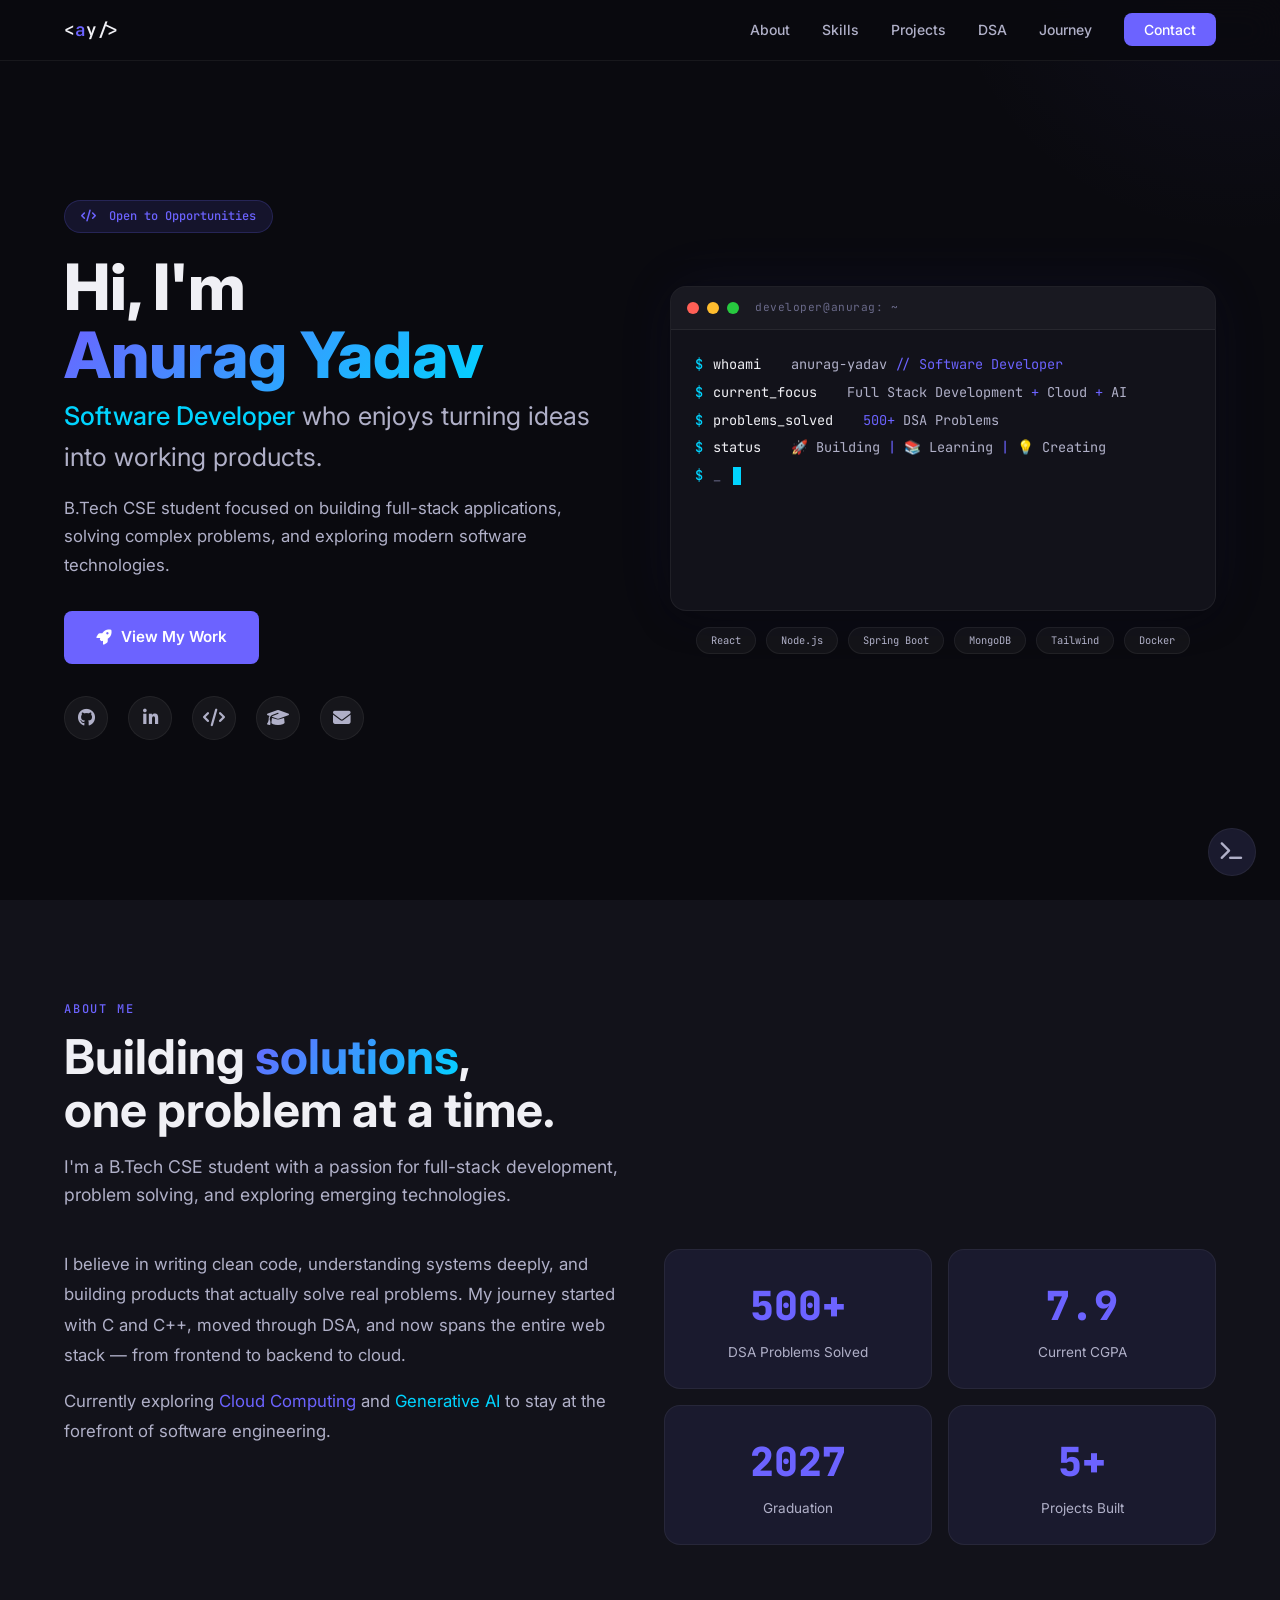
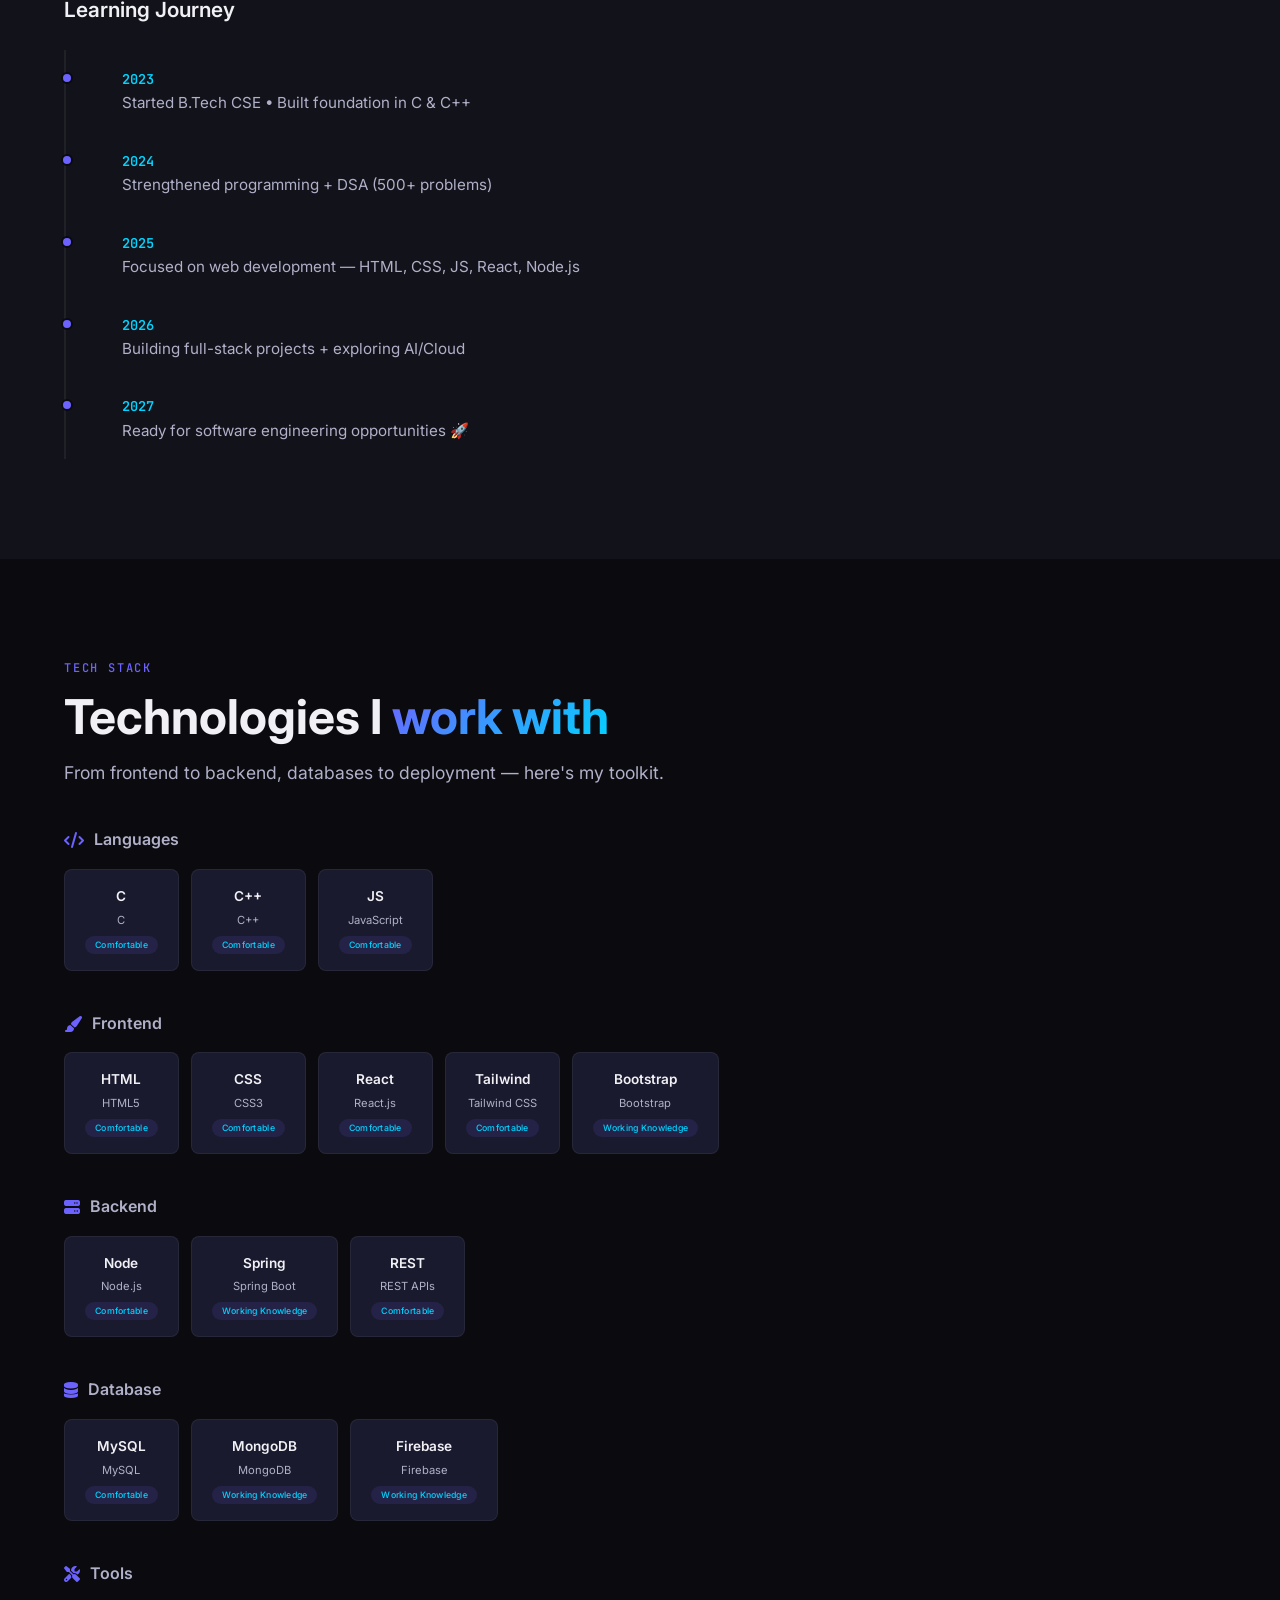
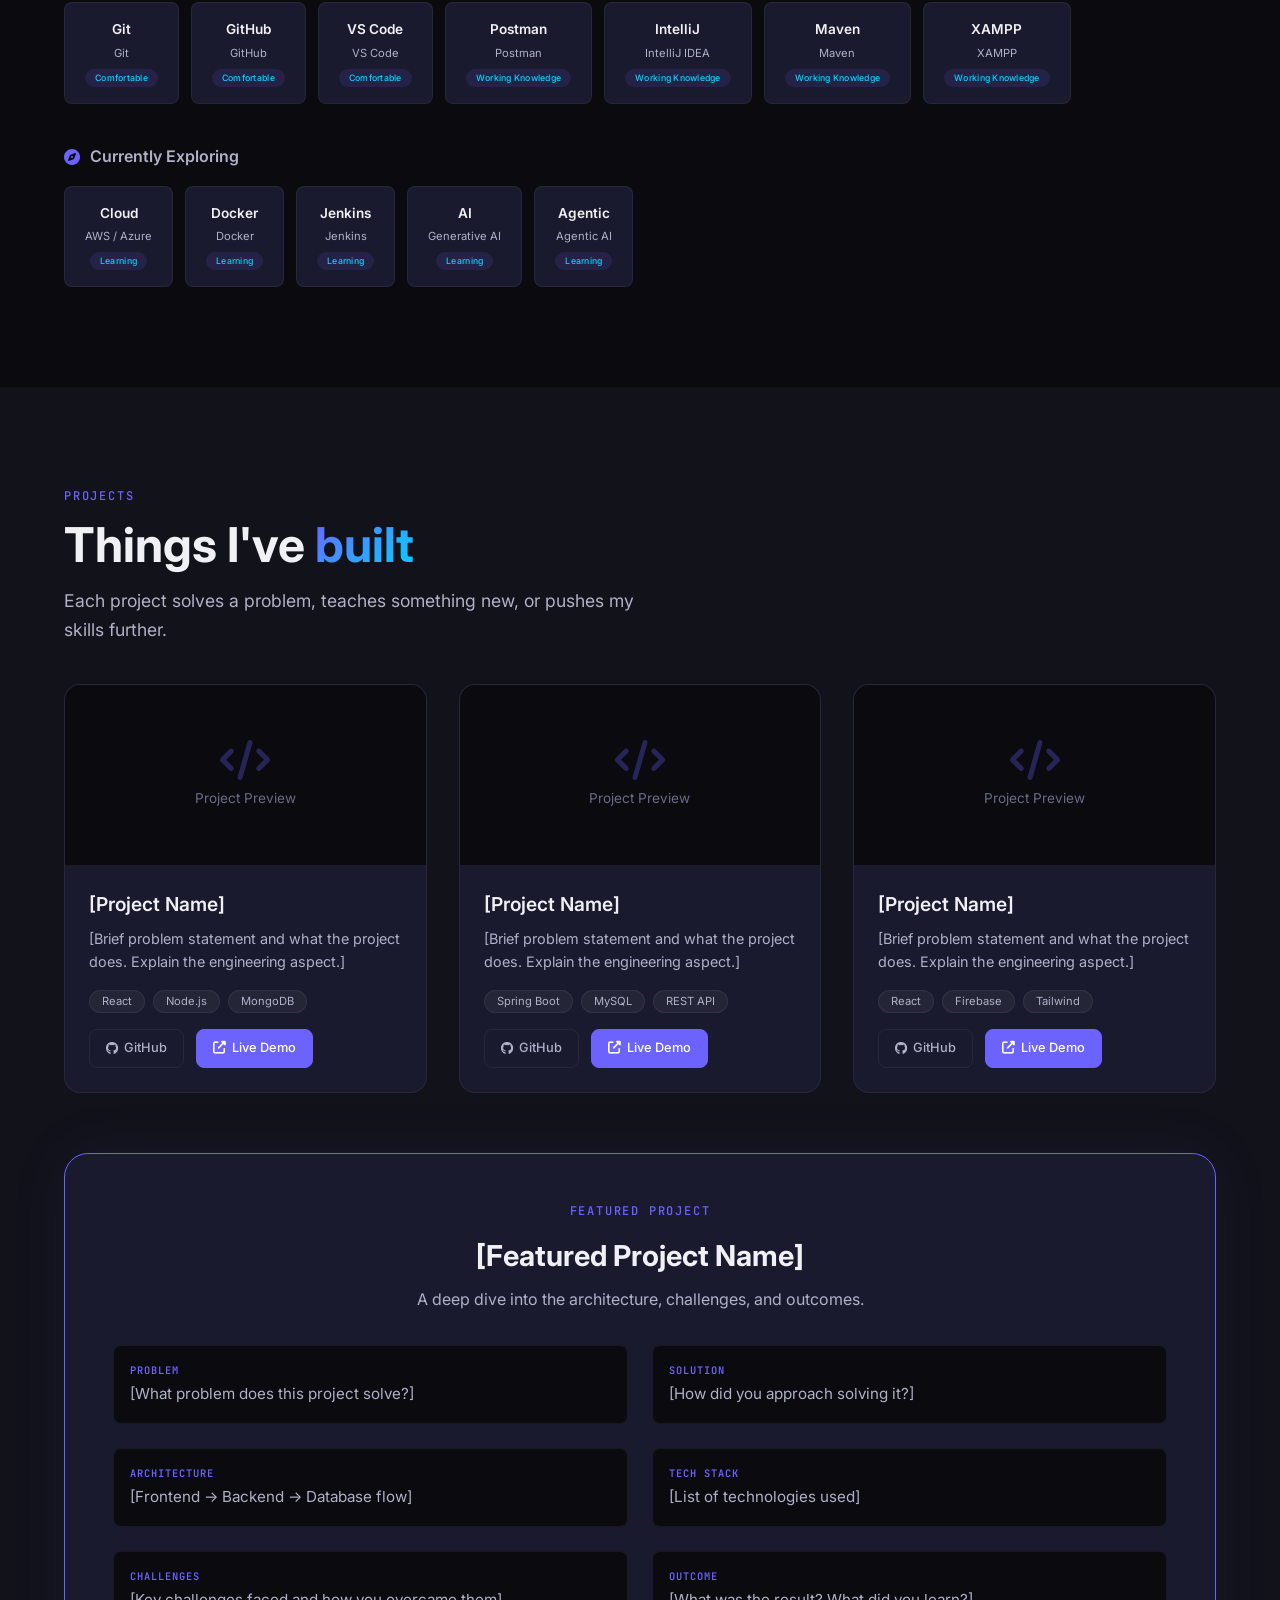
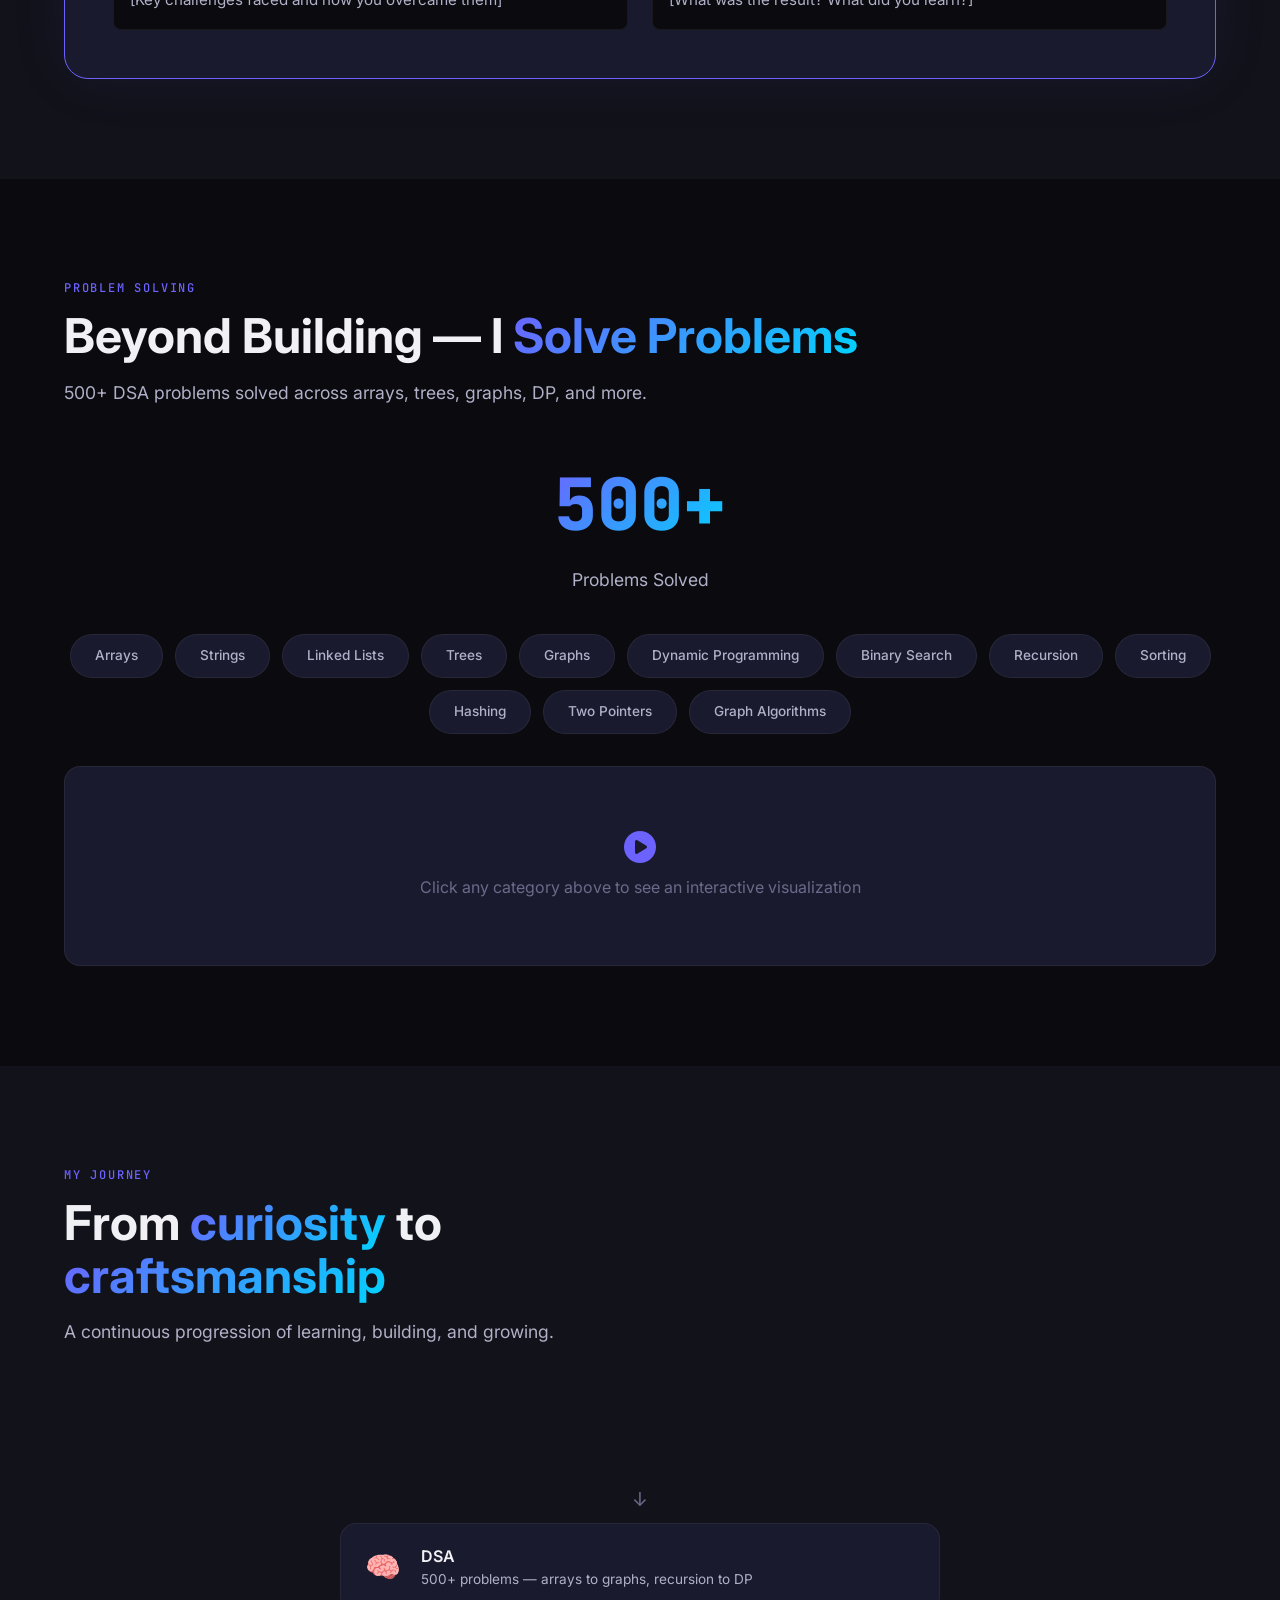
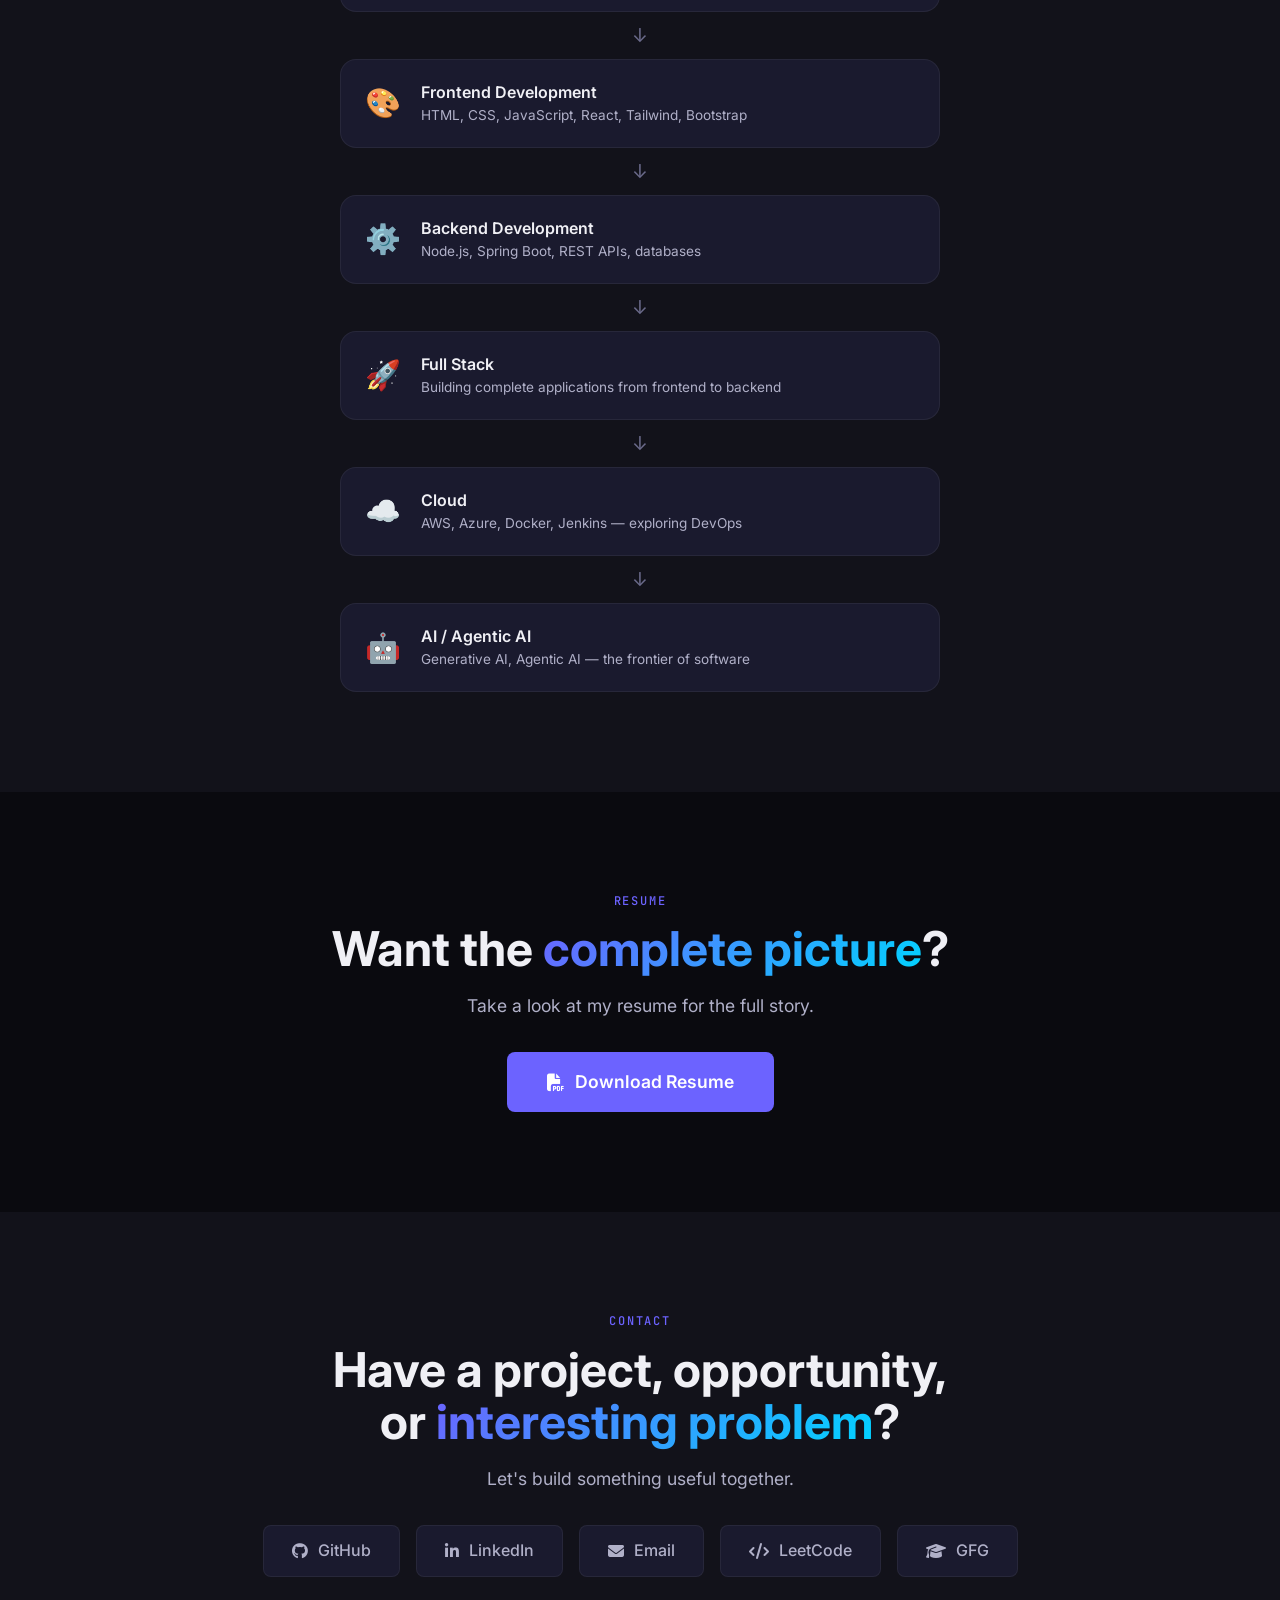
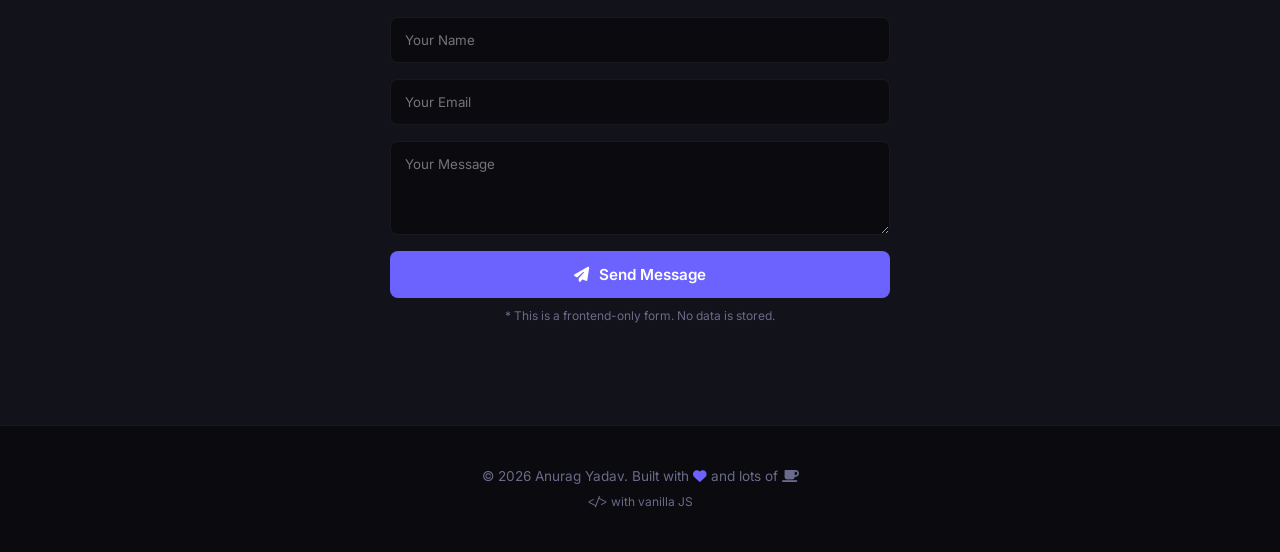
<file: index.html>
<!DOCTYPE html>
<html lang="en">
<head>
    <meta charset="UTF-8" />
    <meta name="viewport" content="width=device-width, initial-scale=1.0" />
    <title>Anurag Yadav | Software Developer</title>
    
    <!-- SEO Meta -->
    <meta name="description" content="Anurag Yadav - Software Developer & Full Stack Developer. B.Tech CSE student with 500+ DSA problems solved." />
    <meta property="og:title" content="Anurag Yadav | Software Developer" />
    <meta property="og:description" content="Full Stack Developer | B.Tech CSE | 500+ DSA Problems Solved" />
    <meta property="og:type" content="website" />
    
    <!-- Favicon -->
    <link rel="icon" href="data:image/svg+xml,<svg xmlns='http://www.w3.org/2000/svg' viewBox='0 0 100 100'><text y='.9em' font-size='90'>👨‍💻</text></svg>" />
    
    <!-- Google Fonts -->
    <link rel="preconnect" href="https://fonts.googleapis.com" />
    <link rel="preconnect" href="https://fonts.gstatic.com" crossorigin />
    <link href="https://fonts.googleapis.com/css2?family=Inter:opsz,wght@14..32,300;14..32,400;14..32,600;14..32,700;14..32,800&family=JetBrains+Mono:wght@400;500;600&display=swap" rel="stylesheet" />
    
    <!-- Font Awesome -->
    <link rel="stylesheet" href="https://cdnjs.cloudflare.com/ajax/libs/font-awesome/6.5.0/css/all.min.css" />
    
    <!-- CSS -->
    <link rel="stylesheet" href="css/style.css" />
</head>
<body>
    
    <!-- =========================================
    NAVIGATION
    ========================================= -->
    <nav class="navbar" id="navbar">
        <div class="container">
            <a href="#home" class="nav-logo">&lt;<span>a</span>y/&gt;</a>
            
            <ul class="nav-links" id="navLinks">
                <li><a href="#about">About</a></li>
                <li><a href="#skills">Skills</a></li>
                <li><a href="#projects">Projects</a></li>
                <li><a href="#dsa">DSA</a></li>
                <li><a href="#journey">Journey</a></li>
                <li><a href="#contact" class="nav-cta">Contact</a></li>
            </ul>
            
            <button class="hamburger" id="hamburger" aria-label="Toggle navigation">
                <span></span>
                <span></span>
                <span></span>
            </button>
        </div>
    </nav>
    
    <!-- =========================================
    HERO SECTION
    ========================================= -->
    <section class="hero" id="home">
        <div class="container">
            <div class="hero-content">
                <span class="hero-badge">
                    <i class="fas fa-code" style="margin-right: 6px;"></i>
                    Open to Opportunities
                </span>
                
                <h1>
                    Hi, I'm <br />
                    <span class="highlight">Anurag Yadav</span>
                </h1>
                
                <p class="hero-role">
                    <span class="accent">Software Developer</span> who enjoys turning ideas into working products.
                </p>
                
                <p class="hero-desc">
                    B.Tech CSE student focused on building full-stack applications, 
                    solving complex problems, and exploring modern software technologies.
                </p>
                
                <div class="hero-buttons">
                    <a href="#projects" class="btn-primary">
                        <i class="fas fa-rocket"></i> View My Work
                    </a>
                    <!-- <a href="assets/resume.pdf" class="btn-secondary" id="resumeBtn" download>
                        <i class="fas fa-file-pdf"></i> Download Resume
                    </a> -->
                </div>
                
                <div class="hero-social">
                    <a href="https://github.com/Anuragyadavdev" aria-label="GitHub" title="GitHub" id="githubLink">
                        <i class="fab fa-github"></i>
                    </a>
                    <a href="https://www.linkedin.com/in/anurag-yadav-0a51022a1/" aria-label="LinkedIn" title="LinkedIn" id="linkedinLink">
                        <i class="fab fa-linkedin-in"></i>
                    </a>
                    <a href="https://leetcode.com/u/ay073501/" aria-label="LeetCode" title="LeetCode" id="leetcodeLink">
                        <i class="fas fa-code"></i>
                    </a>
                    <a href="https://www.geeksforgeeks.org/profile/ay073p91f" aria-label="GeeksforGeeks" title="GeeksforGeeks" id="gfgLink">
                        <i class="fas fa-graduation-cap"></i>
                    </a>
                    <a href="ay073501@gmail.com" aria-label="Email" title="Email">
                        <i class="fas fa-envelope"></i>
                    </a>
                </div>
            </div>
            
            <div class="hero-visual">
                <div class="terminal-window">
                    <div class="terminal-header">
                        <span class="terminal-dot red"></span>
                        <span class="terminal-dot yellow"></span>
                        <span class="terminal-dot green"></span>
                        <span class="terminal-title">developer@anurag: ~</span>
                    </div>
                    <div class="terminal-body" id="heroTerminal">
                        <!-- Animated via JS -->
                    </div>
                </div>
                
                <div class="tech-floating">
                    <span>React</span>
                    <span>Node.js</span>
                    <span>Spring Boot</span>
                    <span>MongoDB</span>
                    <span>Tailwind</span>
                    <span>Docker</span>
                </div>
            </div>
        </div>
    </section>
    
    <!-- =========================================
    ABOUT ME
    ========================================= -->
    <section class="section section-dark" id="about">
        <div class="container">
            <span class="section-label">About Me</span>
            <h2 class="section-title">
                Building <span class="highlight">solutions</span>,<br />
                one problem at a time.
            </h2>
            <p class="section-subtitle">
                I'm a B.Tech CSE student with a passion for full-stack development,
                problem solving, and exploring emerging technologies.
            </p>
            
            <div class="about-grid">
                <div>
                    <p style="color: var(--text-secondary); font-size: 1.05rem; line-height: 1.8; margin-bottom: 16px;">
                        I believe in writing clean code, understanding systems deeply, 
                        and building products that actually solve real problems.
                        My journey started with C and C++, moved through DSA,
                        and now spans the entire web stack — from frontend to backend to cloud.
                    </p>
                    <p style="color: var(--text-secondary); font-size: 1.05rem; line-height: 1.8;">
                        Currently exploring <span style="color: var(--accent-primary);">Cloud Computing</span> and
                        <span style="color: var(--accent-secondary);">Generative AI</span> to stay at the
                        forefront of software engineering.
                    </p>
                </div>
                
                <div class="stats-grid">
                    <div class="stat-card">
                        <div class="stat-number">500+</div>
                        <div class="stat-label">DSA Problems Solved</div>
                    </div>
                    <div class="stat-card">
                        <div class="stat-number">7.9</div>
                        <div class="stat-label">Current CGPA</div>
                    </div>
                    <div class="stat-card">
                        <div class="stat-number">2027</div>
                        <div class="stat-label">Graduation</div>
                    </div>
                    <div class="stat-card">
                        <div class="stat-number">5+</div>
                        <div class="stat-label">Projects Built</div>
                    </div>
                </div>
            </div>
            
            <!-- Timeline -->
            <div style="margin-top: 48px;">
                <h3 style="font-weight: 600; margin-bottom: 24px; font-size: 1.3rem;">Learning Journey</h3>
                <div class="timeline">
                    <div class="timeline-item">
                        <span class="year">2023</span>
                        <p class="desc">Started B.Tech CSE • Built foundation in C &amp; C++</p>
                    </div>
                    <div class="timeline-item">
                        <span class="year">2024</span>
                        <p class="desc">Strengthened programming + DSA (500+ problems)</p>
                    </div>
                    <div class="timeline-item">
                        <span class="year">2025</span>
                        <p class="desc">Focused on web development — HTML, CSS, JS, React, Node.js</p>
                    </div>
                    <div class="timeline-item">
                        <span class="year">2026</span>
                        <p class="desc">Building full-stack projects + exploring AI/Cloud</p>
                    </div>
                    <div class="timeline-item">
                        <span class="year">2027</span>
                        <p class="desc">Ready for software engineering opportunities 🚀</p>
                    </div>
                </div>
            </div>
        </div>
    </section>
    
    <!-- =========================================
    SKILLS (TECH STACK)
    ========================================= -->
    <section class="section" id="skills">
        <div class="container">
            <span class="section-label">Tech Stack</span>
            <h2 class="section-title">
                Technologies I <span class="highlight">work with</span>
            </h2>
            <p class="section-subtitle">
                From frontend to backend, databases to deployment — here's my toolkit.
            </p>
            
            <div class="skills-container">
                <!-- Languages -->
                <div class="skill-group">
                    <h4 class="skill-group-title"><i class="fas fa-code"></i> Languages</h4>
                    <div class="skill-grid">
                        <div class="skill-card" data-label="Comfortable">
                            <span class="skill-icon">C</span>
                            <span class="skill-name">C</span>
                            <span class="skill-badge">Comfortable</span>
                        </div>
                        <div class="skill-card" data-label="Comfortable">
                            <span class="skill-icon">C++</span>
                            <span class="skill-name">C++</span>
                            <span class="skill-badge">Comfortable</span>
                        </div>
                        <div class="skill-card" data-label="Comfortable">
                            <span class="skill-icon">JS</span>
                            <span class="skill-name">JavaScript</span>
                            <span class="skill-badge">Comfortable</span>
                        </div>
                    </div>
                </div>
                
                <!-- Frontend -->
                <div class="skill-group">
                    <h4 class="skill-group-title"><i class="fas fa-paint-brush"></i> Frontend</h4>
                    <div class="skill-grid">
                        <div class="skill-card" data-label="Comfortable">
                            <span class="skill-icon">HTML</span>
                            <span class="skill-name">HTML5</span>
                            <span class="skill-badge">Comfortable</span>
                        </div>
                        <div class="skill-card" data-label="Comfortable">
                            <span class="skill-icon">CSS</span>
                            <span class="skill-name">CSS3</span>
                            <span class="skill-badge">Comfortable</span>
                        </div>
                        <div class="skill-card" data-label="Comfortable">
                            <span class="skill-icon">React</span>
                            <span class="skill-name">React.js</span>
                            <span class="skill-badge">Comfortable</span>
                        </div>
                        <div class="skill-card" data-label="Comfortable">
                            <span class="skill-icon">Tailwind</span>
                            <span class="skill-name">Tailwind CSS</span>
                            <span class="skill-badge">Comfortable</span>
                        </div>
                        <div class="skill-card" data-label="Working Knowledge">
                            <span class="skill-icon">Bootstrap</span>
                            <span class="skill-name">Bootstrap</span>
                            <span class="skill-badge">Working Knowledge</span>
                        </div>
                    </div>
                </div>
                
                <!-- Backend -->
                <div class="skill-group">
                    <h4 class="skill-group-title"><i class="fas fa-server"></i> Backend</h4>
                    <div class="skill-grid">
                        <div class="skill-card" data-label="Comfortable">
                            <span class="skill-icon">Node</span>
                            <span class="skill-name">Node.js</span>
                            <span class="skill-badge">Comfortable</span>
                        </div>
                        <div class="skill-card" data-label="Working Knowledge">
                            <span class="skill-icon">Spring</span>
                            <span class="skill-name">Spring Boot</span>
                            <span class="skill-badge">Working Knowledge</span>
                        </div>
                        <div class="skill-card" data-label="Comfortable">
                            <span class="skill-icon">REST</span>
                            <span class="skill-name">REST APIs</span>
                            <span class="skill-badge">Comfortable</span>
                        </div>
                    </div>
                </div>
                
                <!-- Database -->
                <div class="skill-group">
                    <h4 class="skill-group-title"><i class="fas fa-database"></i> Database</h4>
                    <div class="skill-grid">
                        <div class="skill-card" data-label="Comfortable">
                            <span class="skill-icon">MySQL</span>
                            <span class="skill-name">MySQL</span>
                            <span class="skill-badge">Comfortable</span>
                        </div>
                        <div class="skill-card" data-label="Working Knowledge">
                            <span class="skill-icon">MongoDB</span>
                            <span class="skill-name">MongoDB</span>
                            <span class="skill-badge">Working Knowledge</span>
                        </div>
                        <div class="skill-card" data-label="Working Knowledge">
                            <span class="skill-icon">Firebase</span>
                            <span class="skill-name">Firebase</span>
                            <span class="skill-badge">Working Knowledge</span>
                        </div>
                    </div>
                </div>
                
                <!-- Tools -->
                <div class="skill-group">
                    <h4 class="skill-group-title"><i class="fas fa-tools"></i> Tools</h4>
                    <div class="skill-grid">
                        <div class="skill-card" data-label="Comfortable">
                            <span class="skill-icon">Git</span>
                            <span class="skill-name">Git</span>
                            <span class="skill-badge">Comfortable</span>
                        </div>
                        <div class="skill-card" data-label="Comfortable">
                            <span class="skill-icon">GitHub</span>
                            <span class="skill-name">GitHub</span>
                            <span class="skill-badge">Comfortable</span>
                        </div>
                        <div class="skill-card" data-label="Comfortable">
                            <span class="skill-icon">VS Code</span>
                            <span class="skill-name">VS Code</span>
                            <span class="skill-badge">Comfortable</span>
                        </div>
                        <div class="skill-card" data-label="Working Knowledge">
                            <span class="skill-icon">Postman</span>
                            <span class="skill-name">Postman</span>
                            <span class="skill-badge">Working Knowledge</span>
                        </div>
                        <div class="skill-card" data-label="Working Knowledge">
                            <span class="skill-icon">IntelliJ</span>
                            <span class="skill-name">IntelliJ IDEA</span>
                            <span class="skill-badge">Working Knowledge</span>
                        </div>
                        <div class="skill-card" data-label="Working Knowledge">
                            <span class="skill-icon">Maven</span>
                            <span class="skill-name">Maven</span>
                            <span class="skill-badge">Working Knowledge</span>
                        </div>
                        <div class="skill-card" data-label="Working Knowledge">
                            <span class="skill-icon">XAMPP</span>
                            <span class="skill-name">XAMPP</span>
                            <span class="skill-badge">Working Knowledge</span>
                        </div>
                    </div>
                </div>
                
                <!-- Currently Exploring -->
                <div class="skill-group">
                    <h4 class="skill-group-title"><i class="fas fa-compass"></i> Currently Exploring</h4>
                    <div class="skill-grid">
                        <div class="skill-card" data-label="Learning">
                            <span class="skill-icon">Cloud</span>
                            <span class="skill-name">AWS / Azure</span>
                            <span class="skill-badge">Learning</span>
                        </div>
                        <div class="skill-card" data-label="Learning">
                            <span class="skill-icon">Docker</span>
                            <span class="skill-name">Docker</span>
                            <span class="skill-badge">Learning</span>
                        </div>
                        <div class="skill-card" data-label="Learning">
                            <span class="skill-icon">Jenkins</span>
                            <span class="skill-name">Jenkins</span>
                            <span class="skill-badge">Learning</span>
                        </div>
                        <div class="skill-card" data-label="Learning">
                            <span class="skill-icon">AI</span>
                            <span class="skill-name">Generative AI</span>
                            <span class="skill-badge">Learning</span>
                        </div>
                        <div class="skill-card" data-label="Learning">
                            <span class="skill-icon">Agentic</span>
                            <span class="skill-name">Agentic AI</span>
                            <span class="skill-badge">Learning</span>
                        </div>
                    </div>
                </div>
            </div>
        </div>
    </section>
    
    <!-- =========================================
    PROJECTS
    ========================================= -->
    <section class="section section-dark" id="projects">
        <div class="container">
            <span class="section-label">Projects</span>
            <h2 class="section-title">
                Things I've <span class="highlight">built</span>
            </h2>
            <p class="section-subtitle">
                Each project solves a problem, teaches something new, or pushes my skills further.
            </p>
            
            <div class="projects-grid">
                <!-- Project Card 1 -->
                <div class="project-card">
                    <div class="project-preview">
                        <div class="project-preview-placeholder">
                            <i class="fas fa-code"></i>
                            <span>Project Preview</span>
                        </div>
                        <div class="project-overlay">
                            <a href="#" class="project-link"><i class="fab fa-github"></i> Code</a>
                            <a href="#" class="project-link"><i class="fas fa-external-link-alt"></i> Demo</a>
                        </div>
                    </div>
                    <div class="project-content">
                        <h3 class="project-title">[Project Name]</h3>
                        <p class="project-desc">
                            [Brief problem statement and what the project does. Explain the engineering aspect.]
                        </p>
                        <div class="project-tags">
                            <span>React</span>
                            <span>Node.js</span>
                            <span>MongoDB</span>
                        </div>
                        <div class="project-actions">
                            <a href="#" class="btn-sm"><i class="fab fa-github"></i> GitHub</a>
                            <a href="#" class="btn-sm btn-sm-primary"><i class="fas fa-external-link-alt"></i> Live Demo</a>
                        </div>
                    </div>
                </div>
                
                <!-- Project Card 2 -->
                <div class="project-card">
                    <div class="project-preview">
                        <div class="project-preview-placeholder">
                            <i class="fas fa-code"></i>
                            <span>Project Preview</span>
                        </div>
                        <div class="project-overlay">
                            <a href="#" class="project-link"><i class="fab fa-github"></i> Code</a>
                            <a href="#" class="project-link"><i class="fas fa-external-link-alt"></i> Demo</a>
                        </div>
                    </div>
                    <div class="project-content">
                        <h3 class="project-title">[Project Name]</h3>
                        <p class="project-desc">
                            [Brief problem statement and what the project does. Explain the engineering aspect.]
                        </p>
                        <div class="project-tags">
                            <span>Spring Boot</span>
                            <span>MySQL</span>
                            <span>REST API</span>
                        </div>
                        <div class="project-actions">
                            <a href="#" class="btn-sm"><i class="fab fa-github"></i> GitHub</a>
                            <a href="#" class="btn-sm btn-sm-primary"><i class="fas fa-external-link-alt"></i> Live Demo</a>
                        </div>
                    </div>
                </div>
                
                <!-- Project Card 3 -->
                <div class="project-card">
                    <div class="project-preview">
                        <div class="project-preview-placeholder">
                            <i class="fas fa-code"></i>
                            <span>Project Preview</span>
                        </div>
                        <div class="project-overlay">
                            <a href="#" class="project-link"><i class="fab fa-github"></i> Code</a>
                            <a href="#" class="project-link"><i class="fas fa-external-link-alt"></i> Demo</a>
                        </div>
                    </div>
                    <div class="project-content">
                        <h3 class="project-title">[Project Name]</h3>
                        <p class="project-desc">
                            [Brief problem statement and what the project does. Explain the engineering aspect.]
                        </p>
                        <div class="project-tags">
                            <span>React</span>
                            <span>Firebase</span>
                            <span>Tailwind</span>
                        </div>
                        <div class="project-actions">
                            <a href="#" class="btn-sm"><i class="fab fa-github"></i> GitHub</a>
                            <a href="#" class="btn-sm btn-sm-primary"><i class="fas fa-external-link-alt"></i> Live Demo</a>
                        </div>
                    </div>
                </div>
            </div>
            
            <!-- Featured Project -->
            <div class="featured-project">
                <span class="section-label" style="text-align: center;">Featured Project</span>
                <h3 style="font-size: 1.8rem; text-align: center; margin-bottom: 8px;">
                    <span class="highlight">[Featured Project Name]</span>
                </h3>
                <p style="text-align: center; color: var(--text-secondary); max-width: 600px; margin: 0 auto 32px;">
                    A deep dive into the architecture, challenges, and outcomes.
                </p>
                
                <div class="featured-grid">
                    <div class="featured-item">
                        <span class="featured-label">Problem</span>
                        <p>[What problem does this project solve?]</p>
                    </div>
                    <div class="featured-item">
                        <span class="featured-label">Solution</span>
                        <p>[How did you approach solving it?]</p>
                    </div>
                    <div class="featured-item">
                        <span class="featured-label">Architecture</span>
                        <p>[Frontend → Backend → Database flow]</p>
                    </div>
                    <div class="featured-item">
                        <span class="featured-label">Tech Stack</span>
                        <p>[List of technologies used]</p>
                    </div>
                    <div class="featured-item">
                        <span class="featured-label">Challenges</span>
                        <p>[Key challenges faced and how you overcame them]</p>
                    </div>
                    <div class="featured-item">
                        <span class="featured-label">Outcome</span>
                        <p>[What was the result? What did you learn?]</p>
                    </div>
                </div>
            </div>
        </div>
    </section>
    
    <!-- =========================================
    DSA SECTION
    ========================================= -->
    <section class="section" id="dsa">
        <div class="container">
            <span class="section-label">Problem Solving</span>
            <h2 class="section-title">
                Beyond Building — I <span class="highlight">Solve Problems</span>
            </h2>
            <p class="section-subtitle">
                500+ DSA problems solved across arrays, trees, graphs, DP, and more.
            </p>
            
            <div class="dsa-stats">
                <div class="dsa-big-number">
                    <span class="number">500+</span>
                    <span class="label">Problems Solved</span>
                </div>
            </div>
            
            <div class="dsa-categories">
                <div class="dsa-category" data-algo="arrays">Arrays</div>
                <div class="dsa-category" data-algo="strings">Strings</div>
                <div class="dsa-category" data-algo="linkedlist">Linked Lists</div>
                <div class="dsa-category" data-algo="trees">Trees</div>
                <div class="dsa-category" data-algo="graphs">Graphs</div>
                <div class="dsa-category" data-algo="dp">Dynamic Programming</div>
                <div class="dsa-category" data-algo="binarysearch">Binary Search</div>
                <div class="dsa-category" data-algo="recursion">Recursion</div>
                <div class="dsa-category" data-algo="sorting">Sorting</div>
                <div class="dsa-category" data-algo="hashing">Hashing</div>
                <div class="dsa-category" data-algo="twopointers">Two Pointers</div>
                <div class="dsa-category" data-algo="graphalgo">Graph Algorithms</div>
            </div>
            
            <!-- DSA Visualization Area -->
            <div class="dsa-visualization" id="dsaViz">
                <p style="color: var(--text-muted); text-align: center; padding: 40px 0;">
                    <i class="fas fa-play-circle" style="font-size: 2rem; display: block; margin-bottom: 12px; color: var(--accent-primary);"></i>
                    Click any category above to see an interactive visualization
                </p>
            </div>
        </div>
    </section>
    
    <!-- =========================================
    LEARNING JOURNEY
    ========================================= -->
    <section class="section section-dark" id="journey">
        <div class="container">
            <span class="section-label">My Journey</span>
            <h2 class="section-title">
                From <span class="highlight">curiosity</span> to<br />
                <span class="highlight">craftsmanship</span>
            </h2>
            <p class="section-subtitle">
                A continuous progression of learning, building, and growing.
            </p>
            
            <div class="journey-flow">
                <div class="journey-step">
                    <span class="step-icon">💻</span>
                    <div class="step-content">
                        <h4>Programming</h4>
                        <p>Started with C, moved to C++, built fundamentals</p>
                    </div>
                </div>
                <div class="journey-arrow">↓</div>
                
                <div class="journey-step">
                    <span class="step-icon">🧠</span>
                    <div class="step-content">
                        <h4>DSA</h4>
                        <p>500+ problems — arrays to graphs, recursion to DP</p>
                    </div>
                </div>
                <div class="journey-arrow">↓</div>
                
                <div class="journey-step">
                    <span class="step-icon">🎨</span>
                    <div class="step-content">
                        <h4>Frontend Development</h4>
                        <p>HTML, CSS, JavaScript, React, Tailwind, Bootstrap</p>
                    </div>
                </div>
                <div class="journey-arrow">↓</div>
                
                <div class="journey-step">
                    <span class="step-icon">⚙️</span>
                    <div class="step-content">
                        <h4>Backend Development</h4>
                        <p>Node.js, Spring Boot, REST APIs, databases</p>
                    </div>
                </div>
                <div class="journey-arrow">↓</div>
                
                <div class="journey-step">
                    <span class="step-icon">🚀</span>
                    <div class="step-content">
                        <h4>Full Stack</h4>
                        <p>Building complete applications from frontend to backend</p>
                    </div>
                </div>
                <div class="journey-arrow">↓</div>
                
                <div class="journey-step">
                    <span class="step-icon">☁️</span>
                    <div class="step-content">
                        <h4>Cloud</h4>
                        <p>AWS, Azure, Docker, Jenkins — exploring DevOps</p>
                    </div>
                </div>
                <div class="journey-arrow">↓</div>
                
                <div class="journey-step">
                    <span class="step-icon">🤖</span>
                    <div class="step-content">
                        <h4>AI / Agentic AI</h4>
                        <p>Generative AI, Agentic AI — the frontier of software</p>
                    </div>
                </div>
            </div>
        </div>
    </section>
    
    <!-- =========================================
    RESUME SECTION
    ========================================= -->
    <section class="section" id="resume">
        <div class="container text-center">
            <span class="section-label">Resume</span>
            <h2 class="section-title">
                Want the <span class="highlight">complete picture</span>?
            </h2>
            <p style="color: var(--text-secondary); font-size: 1.1rem; max-width: 500px; margin: 0 auto 32px;">
                Take a look at my resume for the full story.
            </p>
            <a href="assets/AnuargResume.pdf" class="btn-primary" style="font-size: 1.1rem; padding: 16px 40px;" id="resumeDownload" download>
                <i class="fas fa-file-pdf"></i> Download Resume
            </a>
        </div>
    </section>
    
    <!-- =========================================
    CONTACT SECTION
    ========================================= -->
    <section class="section section-dark" id="contact">
        <div class="container text-center">
            <span class="section-label">Contact</span>
            <h2 class="section-title">
                Have a project, opportunity,<br />
                or <span class="highlight">interesting problem</span>?
            </h2>
            <p style="color: var(--text-secondary); font-size: 1.1rem; max-width: 500px; margin: 0 auto 32px;">
                Let's build something useful together.
            </p>
            
            <div class="contact-links">
                <a href="https://github.com/Anuragyadavdev" class="contact-link" id="githubContact">
                    <i class="fab fa-github"></i> GitHub
                </a>
                <a href="https://www.linkedin.com/in/anurag-yadav-0a51022a1/" class="contact-link" id="linkedinContact">
                    <i class="fab fa-linkedin-in"></i> LinkedIn
                </a>
                <a href="ay073501@gmail.com" class="contact-link">
                    <i class="fas fa-envelope"></i> Email
                </a>
                <a href="https://leetcode.com/u/ay073501/" class="contact-link" id="leetcodeContact">
                    <i class="fas fa-code"></i> LeetCode
                </a>
                <a href="https://www.geeksforgeeks.org/profile/ay073p91f" class="contact-link" id="gfgContact">
                    <i class="fas fa-graduation-cap"></i> GFG
                </a>
            </div>
            
            <!-- Contact Form (frontend only) -->
            <div style="max-width: 500px; margin: 40px auto 0;">
                <form id="contactForm" style="display: flex; flex-direction: column; gap: 16px;">
                    <input type="text" placeholder="Your Name" required style="padding: 14px; border-radius: var(--radius-sm); border: 1px solid var(--border-subtle); background: var(--bg-primary); color: var(--text-primary); font-family: var(--font-primary);" />
                    <input type="email" placeholder="Your Email" required style="padding: 14px; border-radius: var(--radius-sm); border: 1px solid var(--border-subtle); background: var(--bg-primary); color: var(--text-primary); font-family: var(--font-primary);" />
                    <textarea rows="4" placeholder="Your Message" required style="padding: 14px; border-radius: var(--radius-sm); border: 1px solid var(--border-subtle); background: var(--bg-primary); color: var(--text-primary); font-family: var(--font-primary); resize: vertical;"></textarea>
                    <button type="submit" class="btn-primary" style="justify-content: center;">
                        <i class="fas fa-paper-plane"></i> Send Message
                    </button>
                </form>
                <p style="color: var(--text-muted); font-size: 0.75rem; margin-top: 8px;">
                    * This is a frontend-only form. No data is stored.
                </p>
            </div>
        </div>
    </section>
    
    <!-- =========================================
    FOOTER
    ========================================= -->
    <footer class="footer">
        <div class="container">
            <p>&copy; 2026 Anurag Yadav. Built with <i class="fas fa-heart" style="color: var(--accent-primary);"></i> and lots of <i class="fas fa-coffee"></i></p>
            <p style="margin-top: 4px; font-size: 0.75rem;">
                <span style="font-family: var(--font-mono);">&lt;/&gt;</span> with vanilla JS
            </p>
        </div>
    </footer>
    
    <!-- =========================================
    CONSOLE EASTER EGG
    ========================================= -->
    <button class="console-toggle" id="consoleToggle" aria-label="Developer Console">
        <i class="fas fa-terminal"></i>
    </button>
    
    <div class="console-overlay" id="consoleOverlay">
        <div class="console-output" id="consoleOutput">
            <div>Welcome to Anurag's Developer Console</div>
            <div>Type <span style="color: var(--accent-secondary);">help</span> for available commands</div>
            <div style="margin-top: 8px;"><span class="prompt">$</span> <span style="color: var(--text-muted);">_</span></div>
        </div>
        <div class="console-input-wrap">
            <span class="prompt">$</span>
            <input type="text" id="consoleInput" placeholder="Enter a command..." autofocus />
        </div>
    </div>
    
    <!-- JavaScript -->
    <script src="js/main.js"></script>
    <script src="js/console.js"></script>
</body>
</html>
</file>
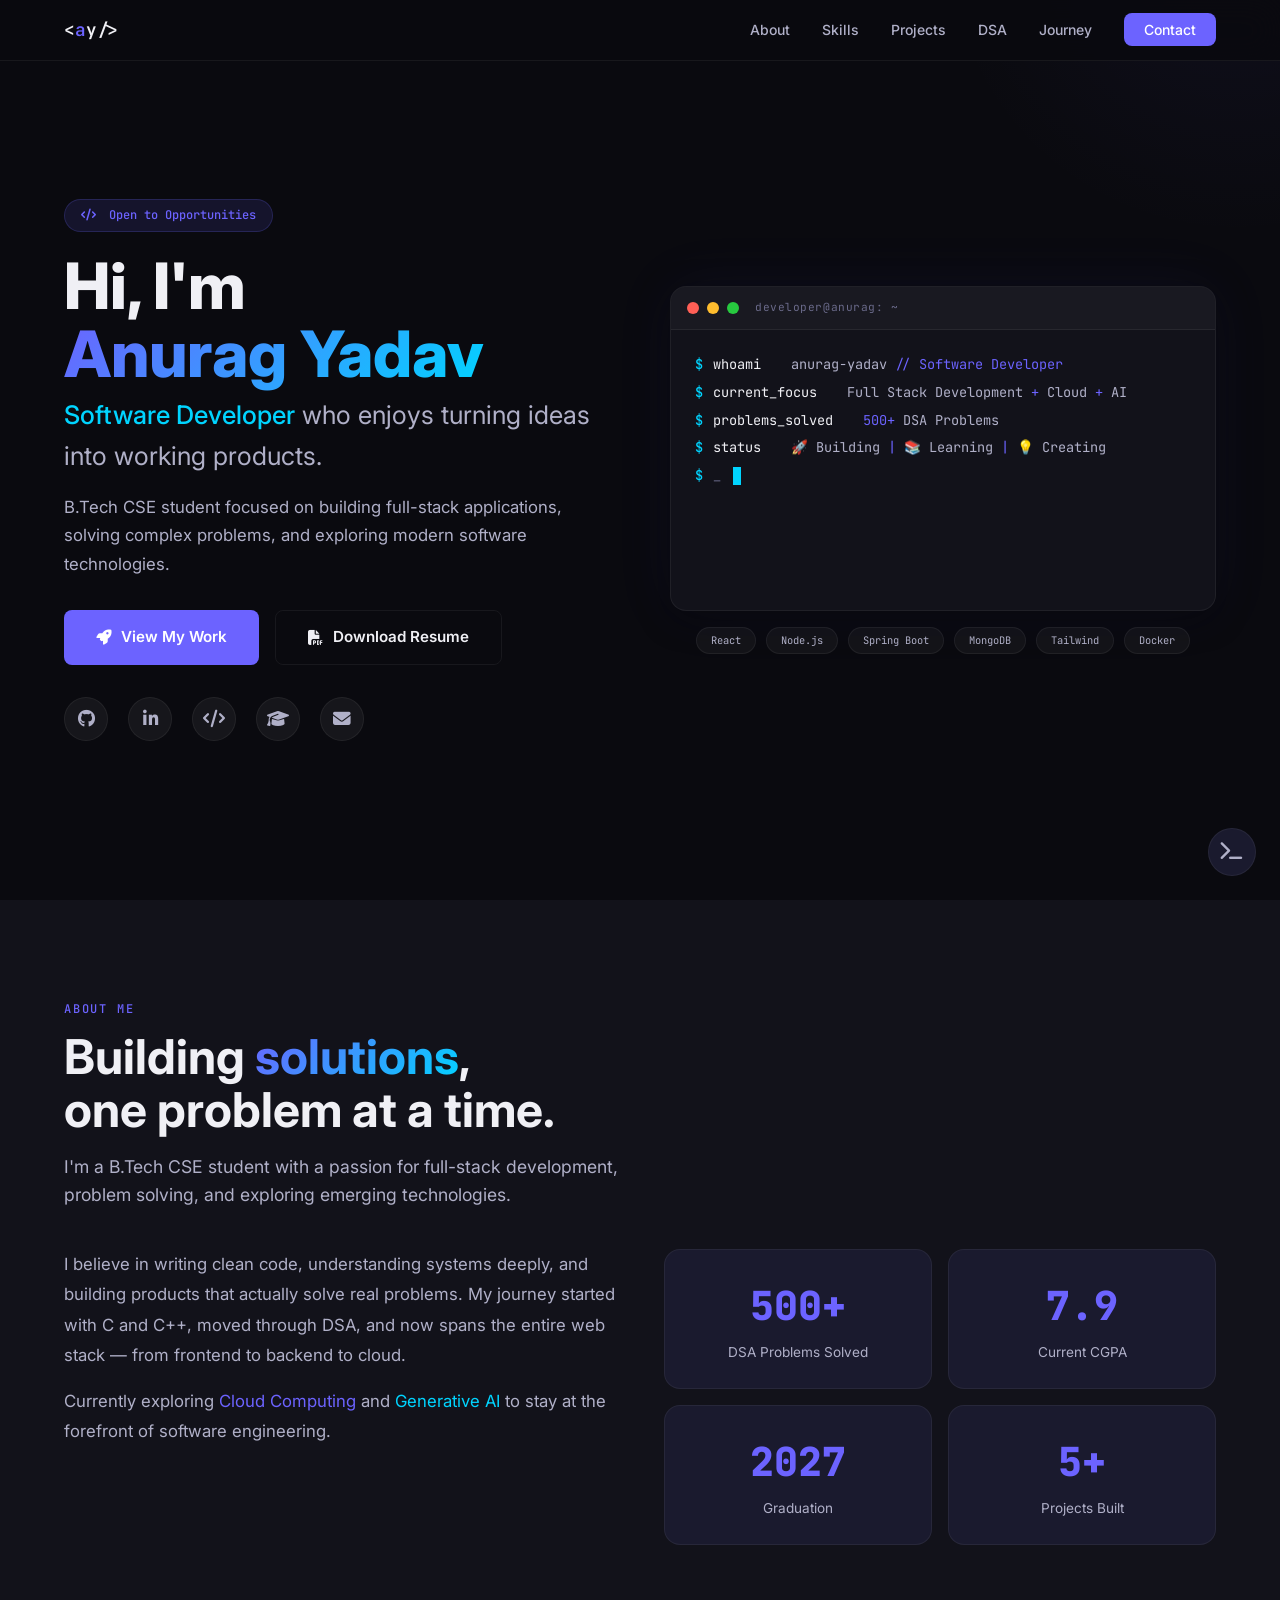
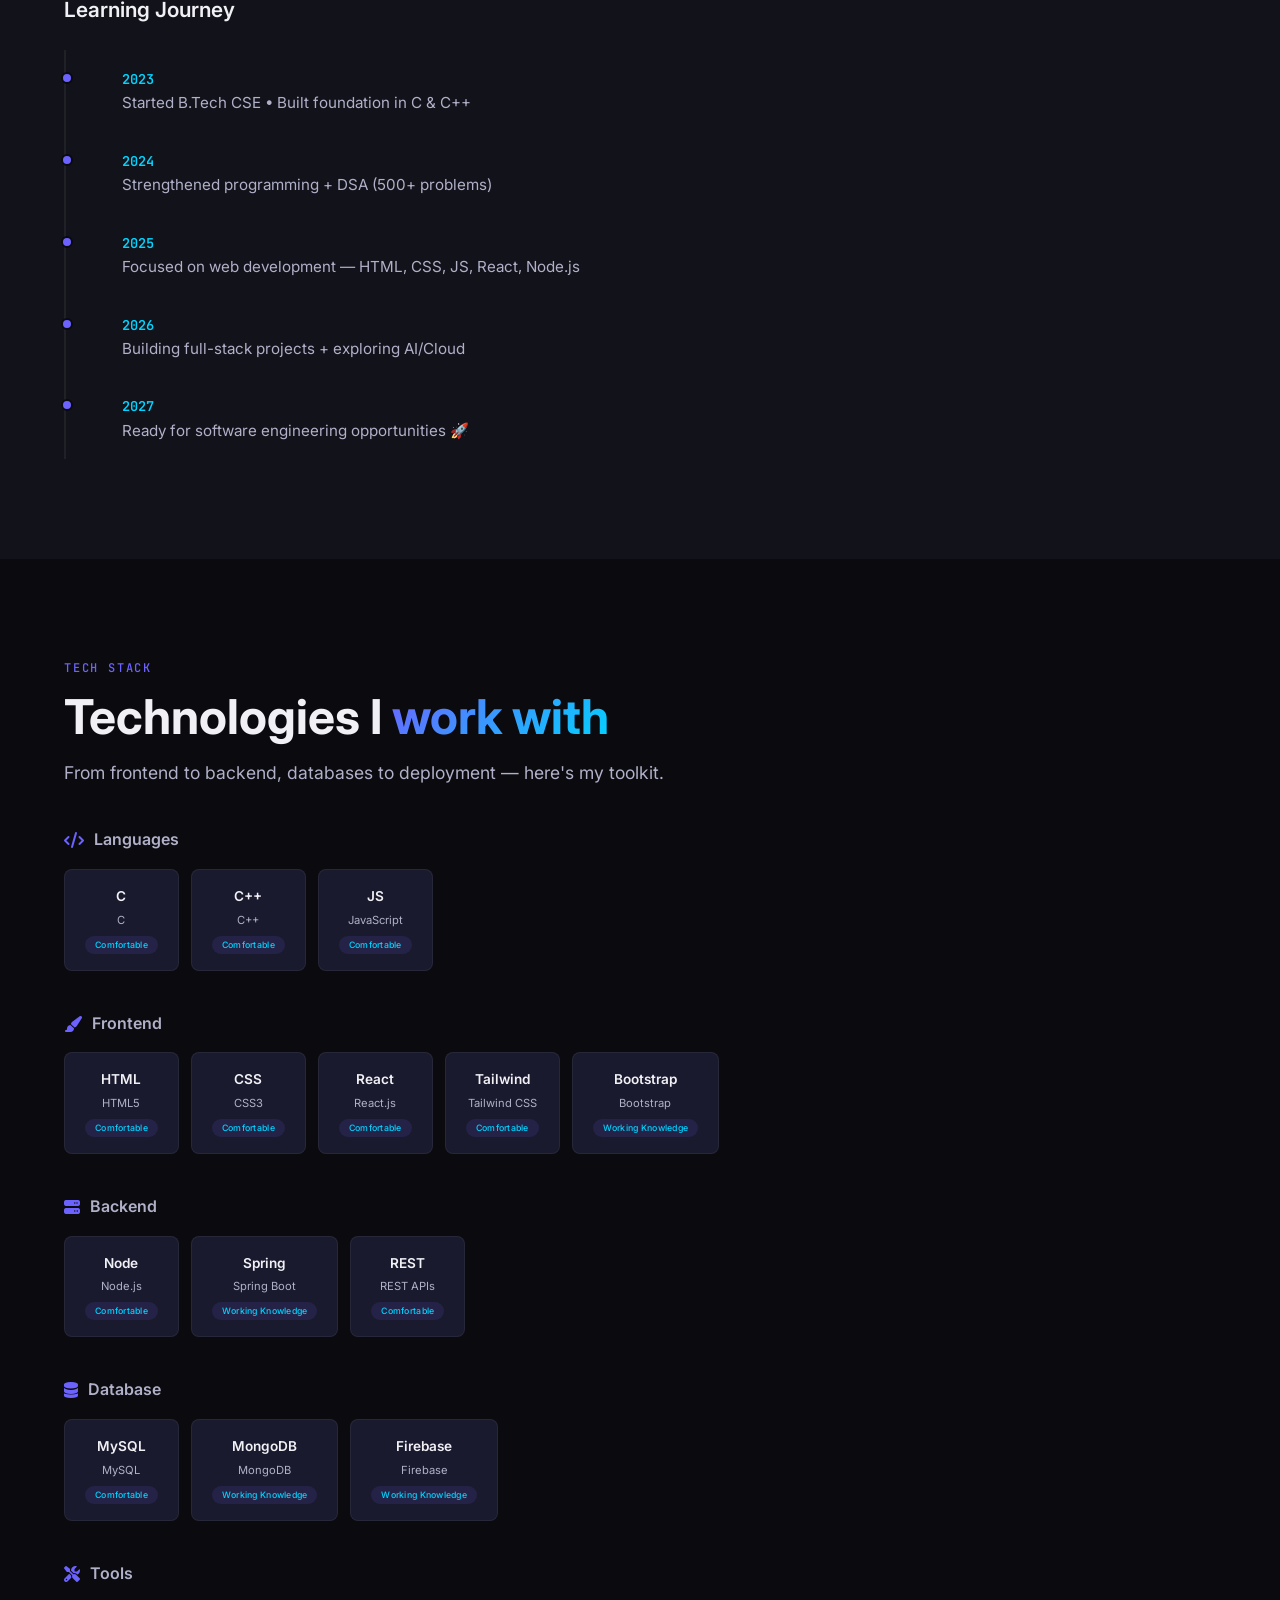
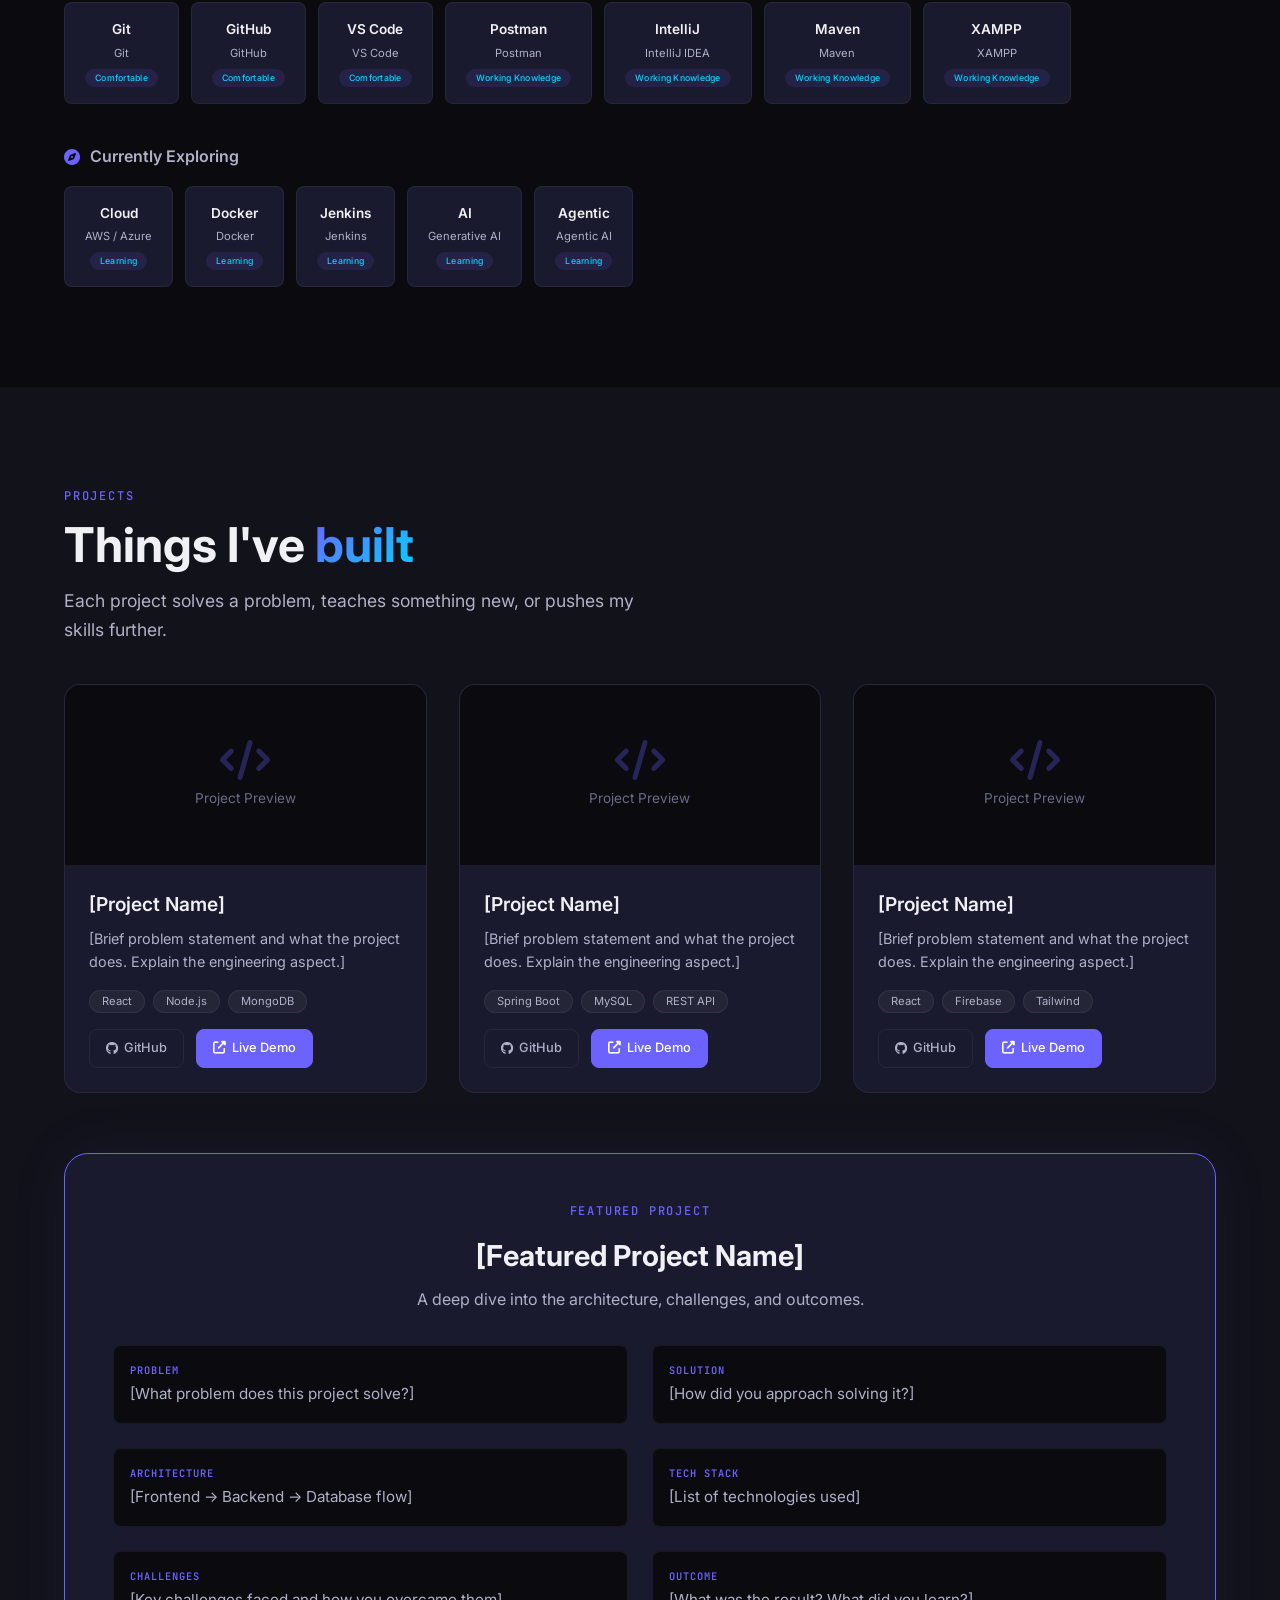
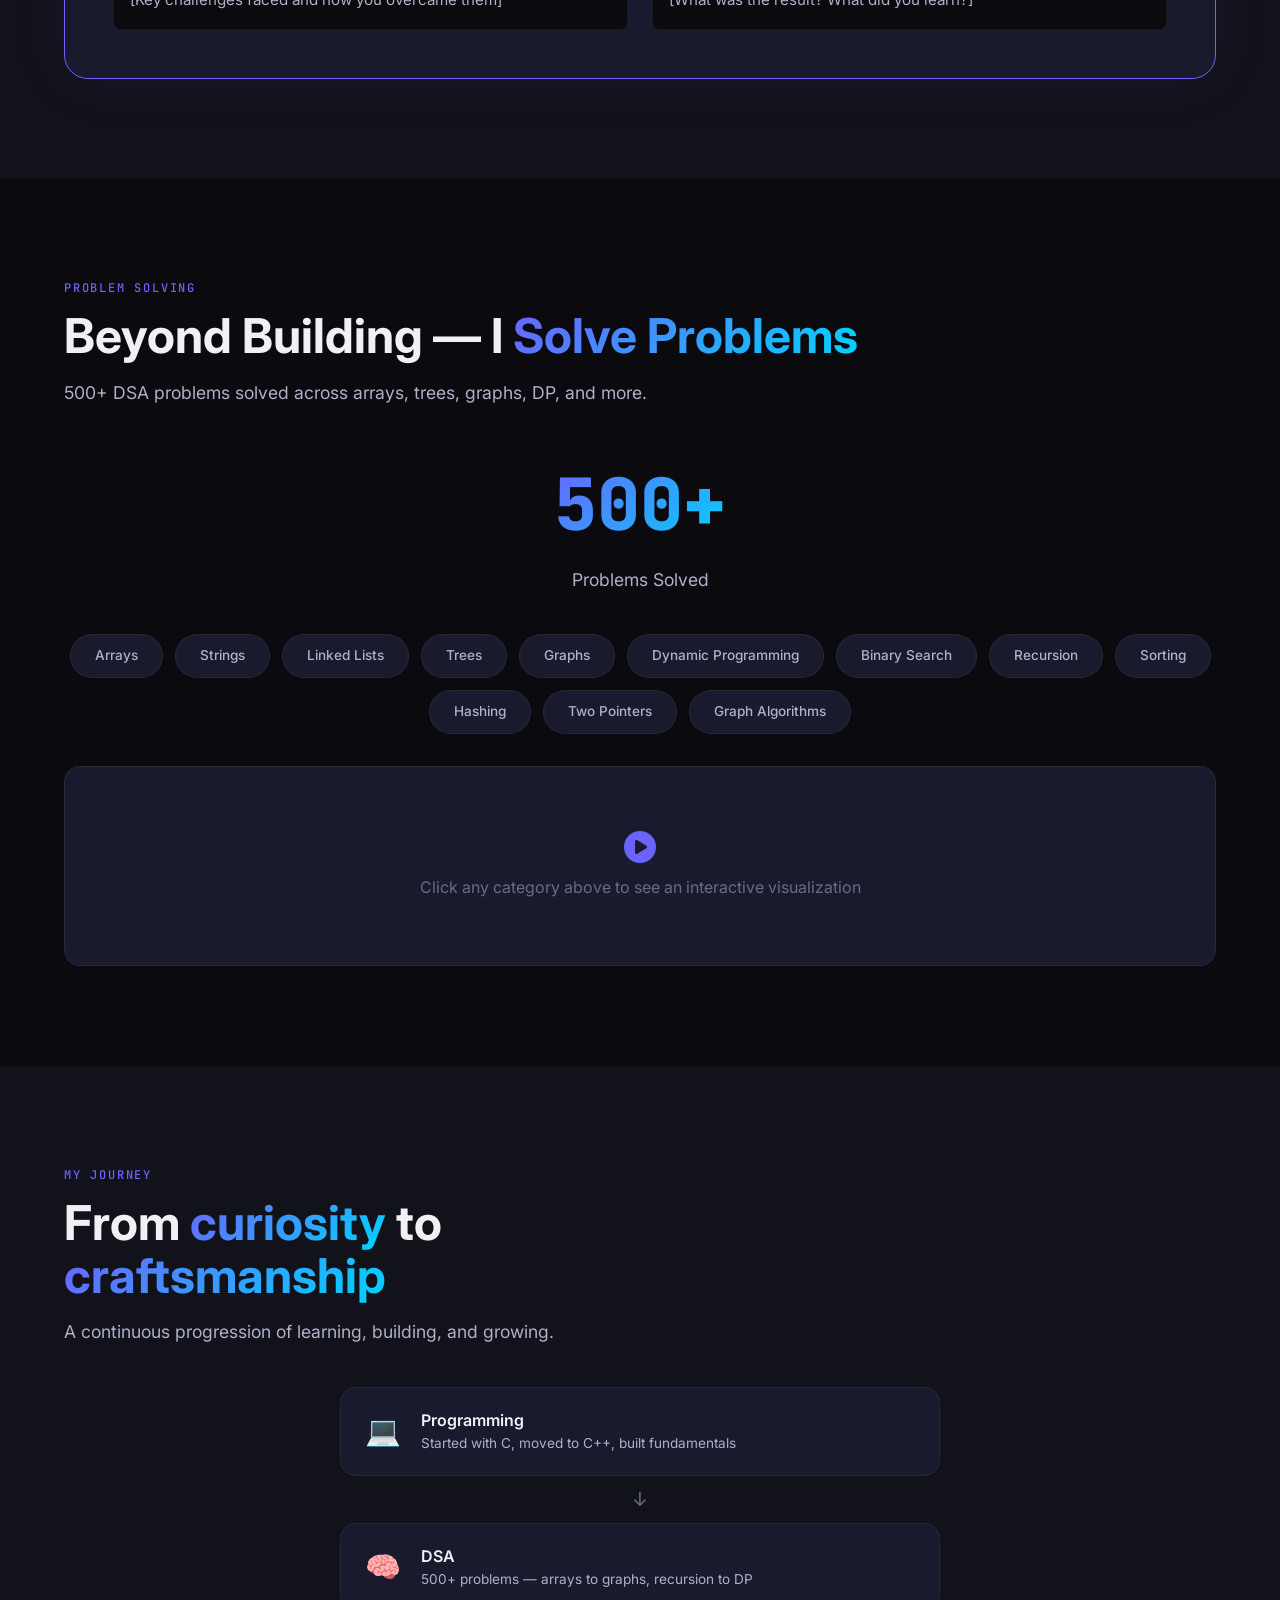
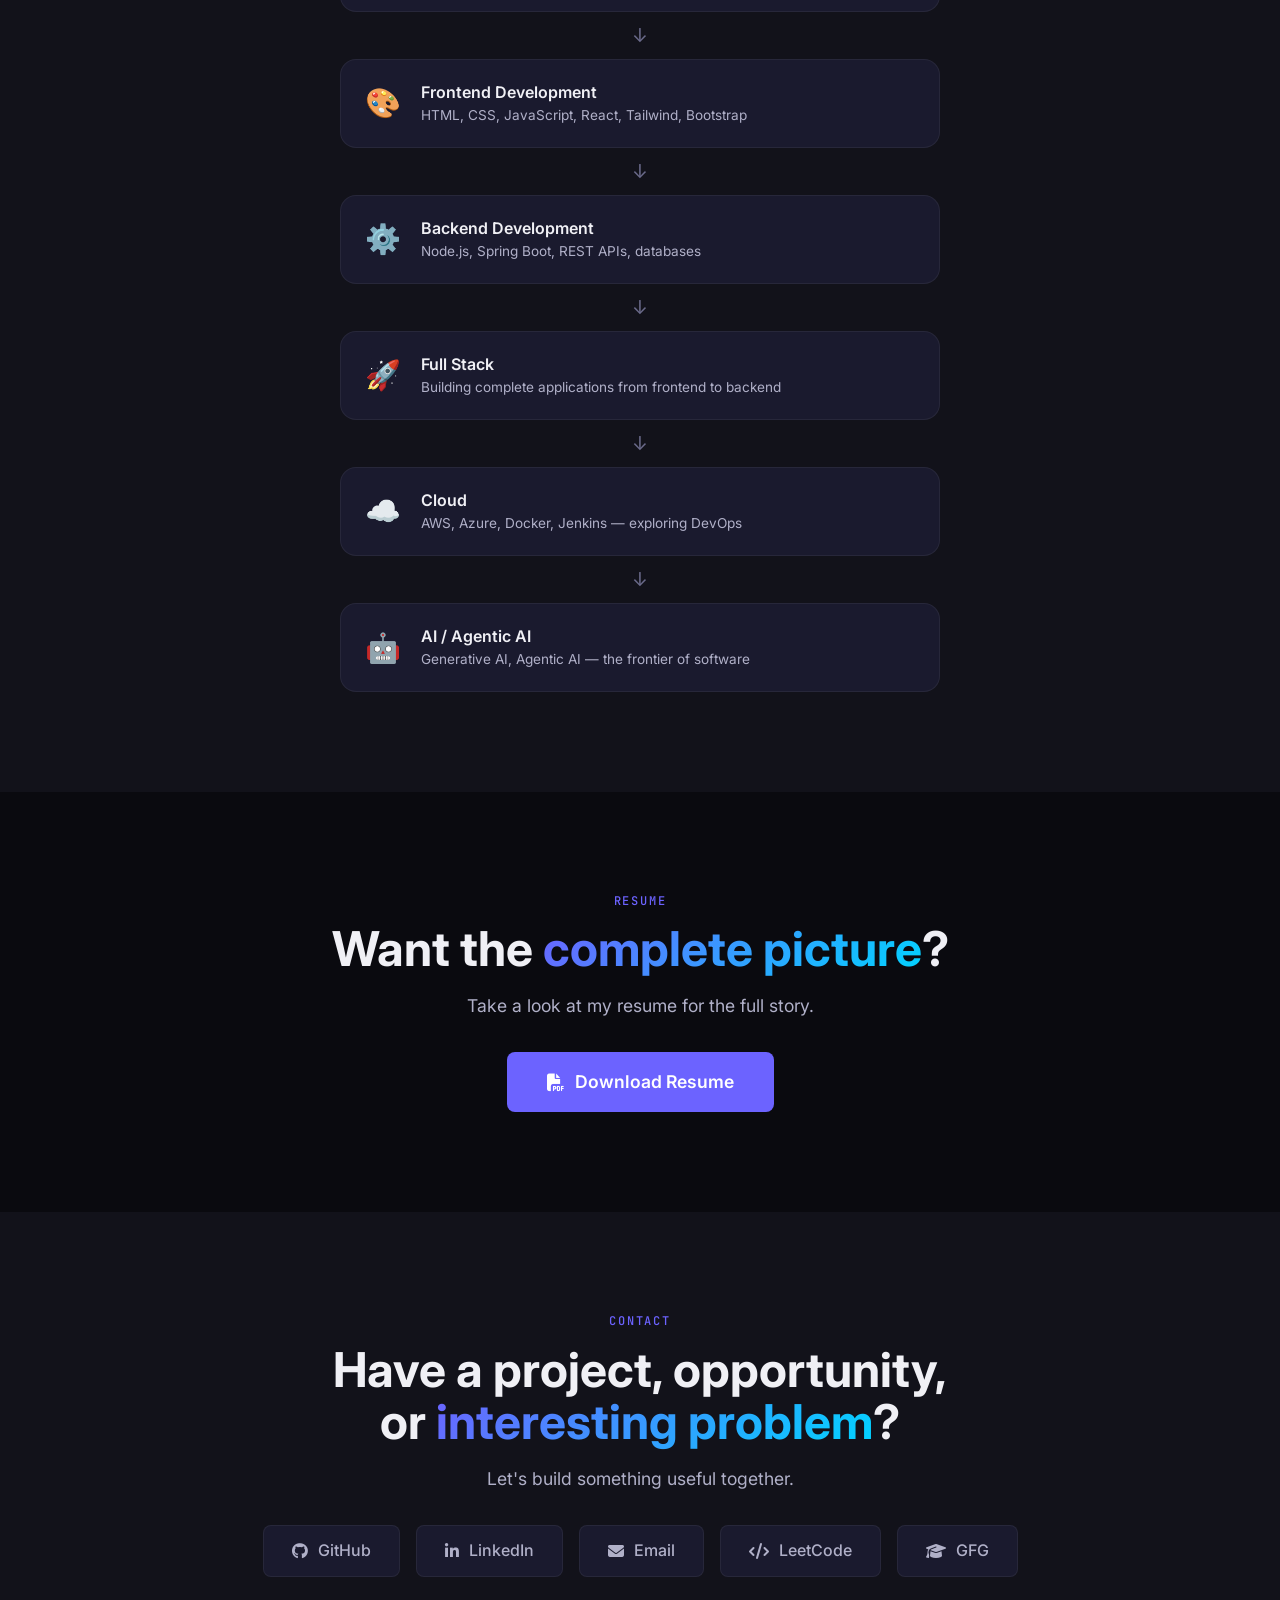
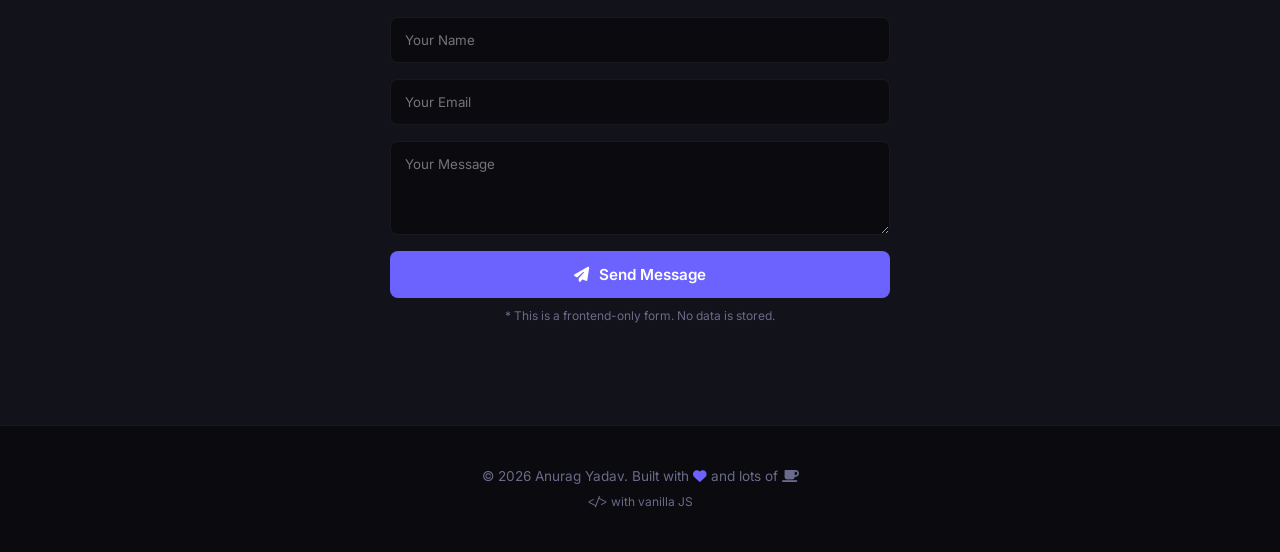
<file: port.html>
<!DOCTYPE html>
<html lang="en">
<head>
    <meta charset="UTF-8" />
    <meta name="viewport" content="width=device-width, initial-scale=1.0" />
    <title>Anurag Yadav | Software Developer</title>
    
    <!-- SEO Meta -->
    <meta name="description" content="Anurag Yadav - Software Developer & Full Stack Developer. B.Tech CSE student with 500+ DSA problems solved." />
    <meta property="og:title" content="Anurag Yadav | Software Developer" />
    <meta property="og:description" content="Full Stack Developer | B.Tech CSE | 500+ DSA Problems Solved" />
    <meta property="og:type" content="website" />
    
    <!-- Favicon -->
    <link rel="icon" href="data:image/svg+xml,<svg xmlns='http://www.w3.org/2000/svg' viewBox='0 0 100 100'><text y='.9em' font-size='90'>👨‍💻</text></svg>" />
    
    <!-- Google Fonts -->
    <link rel="preconnect" href="https://fonts.googleapis.com" />
    <link rel="preconnect" href="https://fonts.gstatic.com" crossorigin />
    <link href="https://fonts.googleapis.com/css2?family=Inter:opsz,wght@14..32,300;14..32,400;14..32,600;14..32,700;14..32,800&family=JetBrains+Mono:wght@400;500;600&display=swap" rel="stylesheet" />
    
    <!-- Font Awesome -->
    <link rel="stylesheet" href="https://cdnjs.cloudflare.com/ajax/libs/font-awesome/6.5.0/css/all.min.css" />
    
    <!-- CSS -->
    <link rel="stylesheet" href="css/style.css" />
</head>
<body>
    
    <!-- =========================================
    NAVIGATION
    ========================================= -->
    <nav class="navbar" id="navbar">
        <div class="container">
            <a href="#home" class="nav-logo">&lt;<span>a</span>y/&gt;</a>
            
            <ul class="nav-links" id="navLinks">
                <li><a href="#about">About</a></li>
                <li><a href="#skills">Skills</a></li>
                <li><a href="#projects">Projects</a></li>
                <li><a href="#dsa">DSA</a></li>
                <li><a href="#journey">Journey</a></li>
                <li><a href="#contact" class="nav-cta">Contact</a></li>
            </ul>
            
            <button class="hamburger" id="hamburger" aria-label="Toggle navigation">
                <span></span>
                <span></span>
                <span></span>
            </button>
        </div>
    </nav>
    
    <!-- =========================================
    HERO SECTION
    ========================================= -->
    <section class="hero" id="home">
        <div class="container">
            <div class="hero-content">
                <span class="hero-badge">
                    <i class="fas fa-code" style="margin-right: 6px;"></i>
                    Open to Opportunities
                </span>
                
                <h1>
                    Hi, I'm <br />
                    <span class="highlight">Anurag Yadav</span>
                </h1>
                
                <p class="hero-role">
                    <span class="accent">Software Developer</span> who enjoys turning ideas into working products.
                </p>
                
                <p class="hero-desc">
                    B.Tech CSE student focused on building full-stack applications, 
                    solving complex problems, and exploring modern software technologies.
                </p>
                
                <div class="hero-buttons">
                    <a href="#projects" class="btn-primary">
                        <i class="fas fa-rocket"></i> View My Work
                    </a>
                    <a href="#" class="btn-secondary" id="resumeBtn">
                        <i class="fas fa-file-pdf"></i> Download Resume
                    </a>
                </div>
                
                <div class="hero-social">
                    <a href="#" aria-label="GitHub" title="GitHub" id="githubLink">
                        <i class="fab fa-github"></i>
                    </a>
                    <a href="#" aria-label="LinkedIn" title="LinkedIn" id="linkedinLink">
                        <i class="fab fa-linkedin-in"></i>
                    </a>
                    <a href="#" aria-label="LeetCode" title="LeetCode" id="leetcodeLink">
                        <i class="fas fa-code"></i>
                    </a>
                    <a href="#" aria-label="GeeksforGeeks" title="GeeksforGeeks" id="gfgLink">
                        <i class="fas fa-graduation-cap"></i>
                    </a>
                    <a href="mailto:your.email@example.com" aria-label="Email" title="Email">
                        <i class="fas fa-envelope"></i>
                    </a>
                </div>
            </div>
            
            <div class="hero-visual">
                <div class="terminal-window">
                    <div class="terminal-header">
                        <span class="terminal-dot red"></span>
                        <span class="terminal-dot yellow"></span>
                        <span class="terminal-dot green"></span>
                        <span class="terminal-title">developer@anurag: ~</span>
                    </div>
                    <div class="terminal-body" id="heroTerminal">
                        <!-- Animated via JS -->
                    </div>
                </div>
                
                <div class="tech-floating">
                    <span>React</span>
                    <span>Node.js</span>
                    <span>Spring Boot</span>
                    <span>MongoDB</span>
                    <span>Tailwind</span>
                    <span>Docker</span>
                </div>
            </div>
        </div>
    </section>
    
    <!-- =========================================
    ABOUT ME
    ========================================= -->
    <section class="section section-dark" id="about">
        <div class="container">
            <span class="section-label">About Me</span>
            <h2 class="section-title">
                Building <span class="highlight">solutions</span>,<br />
                one problem at a time.
            </h2>
            <p class="section-subtitle">
                I'm a B.Tech CSE student with a passion for full-stack development,
                problem solving, and exploring emerging technologies.
            </p>
            
            <div class="about-grid">
                <div>
                    <p style="color: var(--text-secondary); font-size: 1.05rem; line-height: 1.8; margin-bottom: 16px;">
                        I believe in writing clean code, understanding systems deeply, 
                        and building products that actually solve real problems.
                        My journey started with C and C++, moved through DSA,
                        and now spans the entire web stack — from frontend to backend to cloud.
                    </p>
                    <p style="color: var(--text-secondary); font-size: 1.05rem; line-height: 1.8;">
                        Currently exploring <span style="color: var(--accent-primary);">Cloud Computing</span> and
                        <span style="color: var(--accent-secondary);">Generative AI</span> to stay at the
                        forefront of software engineering.
                    </p>
                </div>
                
                <div class="stats-grid">
                    <div class="stat-card">
                        <div class="stat-number">500+</div>
                        <div class="stat-label">DSA Problems Solved</div>
                    </div>
                    <div class="stat-card">
                        <div class="stat-number">7.9</div>
                        <div class="stat-label">Current CGPA</div>
                    </div>
                    <div class="stat-card">
                        <div class="stat-number">2027</div>
                        <div class="stat-label">Graduation</div>
                    </div>
                    <div class="stat-card">
                        <div class="stat-number">5+</div>
                        <div class="stat-label">Projects Built</div>
                    </div>
                </div>
            </div>
            
            <!-- Timeline -->
            <div style="margin-top: 48px;">
                <h3 style="font-weight: 600; margin-bottom: 24px; font-size: 1.3rem;">Learning Journey</h3>
                <div class="timeline">
                    <div class="timeline-item">
                        <span class="year">2023</span>
                        <p class="desc">Started B.Tech CSE • Built foundation in C &amp; C++</p>
                    </div>
                    <div class="timeline-item">
                        <span class="year">2024</span>
                        <p class="desc">Strengthened programming + DSA (500+ problems)</p>
                    </div>
                    <div class="timeline-item">
                        <span class="year">2025</span>
                        <p class="desc">Focused on web development — HTML, CSS, JS, React, Node.js</p>
                    </div>
                    <div class="timeline-item">
                        <span class="year">2026</span>
                        <p class="desc">Building full-stack projects + exploring AI/Cloud</p>
                    </div>
                    <div class="timeline-item">
                        <span class="year">2027</span>
                        <p class="desc">Ready for software engineering opportunities 🚀</p>
                    </div>
                </div>
            </div>
        </div>
    </section>
    
    <!-- =========================================
    SKILLS (TECH STACK)
    ========================================= -->
    <section class="section" id="skills">
        <div class="container">
            <span class="section-label">Tech Stack</span>
            <h2 class="section-title">
                Technologies I <span class="highlight">work with</span>
            </h2>
            <p class="section-subtitle">
                From frontend to backend, databases to deployment — here's my toolkit.
            </p>
            
            <div class="skills-container">
                <!-- Languages -->
                <div class="skill-group">
                    <h4 class="skill-group-title"><i class="fas fa-code"></i> Languages</h4>
                    <div class="skill-grid">
                        <div class="skill-card" data-label="Comfortable">
                            <span class="skill-icon">C</span>
                            <span class="skill-name">C</span>
                            <span class="skill-badge">Comfortable</span>
                        </div>
                        <div class="skill-card" data-label="Comfortable">
                            <span class="skill-icon">C++</span>
                            <span class="skill-name">C++</span>
                            <span class="skill-badge">Comfortable</span>
                        </div>
                        <div class="skill-card" data-label="Comfortable">
                            <span class="skill-icon">JS</span>
                            <span class="skill-name">JavaScript</span>
                            <span class="skill-badge">Comfortable</span>
                        </div>
                    </div>
                </div>
                
                <!-- Frontend -->
                <div class="skill-group">
                    <h4 class="skill-group-title"><i class="fas fa-paint-brush"></i> Frontend</h4>
                    <div class="skill-grid">
                        <div class="skill-card" data-label="Comfortable">
                            <span class="skill-icon">HTML</span>
                            <span class="skill-name">HTML5</span>
                            <span class="skill-badge">Comfortable</span>
                        </div>
                        <div class="skill-card" data-label="Comfortable">
                            <span class="skill-icon">CSS</span>
                            <span class="skill-name">CSS3</span>
                            <span class="skill-badge">Comfortable</span>
                        </div>
                        <div class="skill-card" data-label="Comfortable">
                            <span class="skill-icon">React</span>
                            <span class="skill-name">React.js</span>
                            <span class="skill-badge">Comfortable</span>
                        </div>
                        <div class="skill-card" data-label="Comfortable">
                            <span class="skill-icon">Tailwind</span>
                            <span class="skill-name">Tailwind CSS</span>
                            <span class="skill-badge">Comfortable</span>
                        </div>
                        <div class="skill-card" data-label="Working Knowledge">
                            <span class="skill-icon">Bootstrap</span>
                            <span class="skill-name">Bootstrap</span>
                            <span class="skill-badge">Working Knowledge</span>
                        </div>
                    </div>
                </div>
                
                <!-- Backend -->
                <div class="skill-group">
                    <h4 class="skill-group-title"><i class="fas fa-server"></i> Backend</h4>
                    <div class="skill-grid">
                        <div class="skill-card" data-label="Comfortable">
                            <span class="skill-icon">Node</span>
                            <span class="skill-name">Node.js</span>
                            <span class="skill-badge">Comfortable</span>
                        </div>
                        <div class="skill-card" data-label="Working Knowledge">
                            <span class="skill-icon">Spring</span>
                            <span class="skill-name">Spring Boot</span>
                            <span class="skill-badge">Working Knowledge</span>
                        </div>
                        <div class="skill-card" data-label="Comfortable">
                            <span class="skill-icon">REST</span>
                            <span class="skill-name">REST APIs</span>
                            <span class="skill-badge">Comfortable</span>
                        </div>
                    </div>
                </div>
                
                <!-- Database -->
                <div class="skill-group">
                    <h4 class="skill-group-title"><i class="fas fa-database"></i> Database</h4>
                    <div class="skill-grid">
                        <div class="skill-card" data-label="Comfortable">
                            <span class="skill-icon">MySQL</span>
                            <span class="skill-name">MySQL</span>
                            <span class="skill-badge">Comfortable</span>
                        </div>
                        <div class="skill-card" data-label="Working Knowledge">
                            <span class="skill-icon">MongoDB</span>
                            <span class="skill-name">MongoDB</span>
                            <span class="skill-badge">Working Knowledge</span>
                        </div>
                        <div class="skill-card" data-label="Working Knowledge">
                            <span class="skill-icon">Firebase</span>
                            <span class="skill-name">Firebase</span>
                            <span class="skill-badge">Working Knowledge</span>
                        </div>
                    </div>
                </div>
                
                <!-- Tools -->
                <div class="skill-group">
                    <h4 class="skill-group-title"><i class="fas fa-tools"></i> Tools</h4>
                    <div class="skill-grid">
                        <div class="skill-card" data-label="Comfortable">
                            <span class="skill-icon">Git</span>
                            <span class="skill-name">Git</span>
                            <span class="skill-badge">Comfortable</span>
                        </div>
                        <div class="skill-card" data-label="Comfortable">
                            <span class="skill-icon">GitHub</span>
                            <span class="skill-name">GitHub</span>
                            <span class="skill-badge">Comfortable</span>
                        </div>
                        <div class="skill-card" data-label="Comfortable">
                            <span class="skill-icon">VS Code</span>
                            <span class="skill-name">VS Code</span>
                            <span class="skill-badge">Comfortable</span>
                        </div>
                        <div class="skill-card" data-label="Working Knowledge">
                            <span class="skill-icon">Postman</span>
                            <span class="skill-name">Postman</span>
                            <span class="skill-badge">Working Knowledge</span>
                        </div>
                        <div class="skill-card" data-label="Working Knowledge">
                            <span class="skill-icon">IntelliJ</span>
                            <span class="skill-name">IntelliJ IDEA</span>
                            <span class="skill-badge">Working Knowledge</span>
                        </div>
                        <div class="skill-card" data-label="Working Knowledge">
                            <span class="skill-icon">Maven</span>
                            <span class="skill-name">Maven</span>
                            <span class="skill-badge">Working Knowledge</span>
                        </div>
                        <div class="skill-card" data-label="Working Knowledge">
                            <span class="skill-icon">XAMPP</span>
                            <span class="skill-name">XAMPP</span>
                            <span class="skill-badge">Working Knowledge</span>
                        </div>
                    </div>
                </div>
                
                <!-- Currently Exploring -->
                <div class="skill-group">
                    <h4 class="skill-group-title"><i class="fas fa-compass"></i> Currently Exploring</h4>
                    <div class="skill-grid">
                        <div class="skill-card" data-label="Learning">
                            <span class="skill-icon">Cloud</span>
                            <span class="skill-name">AWS / Azure</span>
                            <span class="skill-badge">Learning</span>
                        </div>
                        <div class="skill-card" data-label="Learning">
                            <span class="skill-icon">Docker</span>
                            <span class="skill-name">Docker</span>
                            <span class="skill-badge">Learning</span>
                        </div>
                        <div class="skill-card" data-label="Learning">
                            <span class="skill-icon">Jenkins</span>
                            <span class="skill-name">Jenkins</span>
                            <span class="skill-badge">Learning</span>
                        </div>
                        <div class="skill-card" data-label="Learning">
                            <span class="skill-icon">AI</span>
                            <span class="skill-name">Generative AI</span>
                            <span class="skill-badge">Learning</span>
                        </div>
                        <div class="skill-card" data-label="Learning">
                            <span class="skill-icon">Agentic</span>
                            <span class="skill-name">Agentic AI</span>
                            <span class="skill-badge">Learning</span>
                        </div>
                    </div>
                </div>
            </div>
        </div>
    </section>
    
    <!-- =========================================
    PROJECTS
    ========================================= -->
    <section class="section section-dark" id="projects">
        <div class="container">
            <span class="section-label">Projects</span>
            <h2 class="section-title">
                Things I've <span class="highlight">built</span>
            </h2>
            <p class="section-subtitle">
                Each project solves a problem, teaches something new, or pushes my skills further.
            </p>
            
            <div class="projects-grid">
                <!-- Project Card 1 -->
                <div class="project-card">
                    <div class="project-preview">
                        <div class="project-preview-placeholder">
                            <i class="fas fa-code"></i>
                            <span>Project Preview</span>
                        </div>
                        <div class="project-overlay">
                            <a href="#" class="project-link"><i class="fab fa-github"></i> Code</a>
                            <a href="#" class="project-link"><i class="fas fa-external-link-alt"></i> Demo</a>
                        </div>
                    </div>
                    <div class="project-content">
                        <h3 class="project-title">[Project Name]</h3>
                        <p class="project-desc">
                            [Brief problem statement and what the project does. Explain the engineering aspect.]
                        </p>
                        <div class="project-tags">
                            <span>React</span>
                            <span>Node.js</span>
                            <span>MongoDB</span>
                        </div>
                        <div class="project-actions">
                            <a href="#" class="btn-sm"><i class="fab fa-github"></i> GitHub</a>
                            <a href="#" class="btn-sm btn-sm-primary"><i class="fas fa-external-link-alt"></i> Live Demo</a>
                        </div>
                    </div>
                </div>
                
                <!-- Project Card 2 -->
                <div class="project-card">
                    <div class="project-preview">
                        <div class="project-preview-placeholder">
                            <i class="fas fa-code"></i>
                            <span>Project Preview</span>
                        </div>
                        <div class="project-overlay">
                            <a href="#" class="project-link"><i class="fab fa-github"></i> Code</a>
                            <a href="#" class="project-link"><i class="fas fa-external-link-alt"></i> Demo</a>
                        </div>
                    </div>
                    <div class="project-content">
                        <h3 class="project-title">[Project Name]</h3>
                        <p class="project-desc">
                            [Brief problem statement and what the project does. Explain the engineering aspect.]
                        </p>
                        <div class="project-tags">
                            <span>Spring Boot</span>
                            <span>MySQL</span>
                            <span>REST API</span>
                        </div>
                        <div class="project-actions">
                            <a href="#" class="btn-sm"><i class="fab fa-github"></i> GitHub</a>
                            <a href="#" class="btn-sm btn-sm-primary"><i class="fas fa-external-link-alt"></i> Live Demo</a>
                        </div>
                    </div>
                </div>
                
                <!-- Project Card 3 -->
                <div class="project-card">
                    <div class="project-preview">
                        <div class="project-preview-placeholder">
                            <i class="fas fa-code"></i>
                            <span>Project Preview</span>
                        </div>
                        <div class="project-overlay">
                            <a href="#" class="project-link"><i class="fab fa-github"></i> Code</a>
                            <a href="#" class="project-link"><i class="fas fa-external-link-alt"></i> Demo</a>
                        </div>
                    </div>
                    <div class="project-content">
                        <h3 class="project-title">[Project Name]</h3>
                        <p class="project-desc">
                            [Brief problem statement and what the project does. Explain the engineering aspect.]
                        </p>
                        <div class="project-tags">
                            <span>React</span>
                            <span>Firebase</span>
                            <span>Tailwind</span>
                        </div>
                        <div class="project-actions">
                            <a href="#" class="btn-sm"><i class="fab fa-github"></i> GitHub</a>
                            <a href="#" class="btn-sm btn-sm-primary"><i class="fas fa-external-link-alt"></i> Live Demo</a>
                        </div>
                    </div>
                </div>
            </div>
            
            <!-- Featured Project -->
            <div class="featured-project">
                <span class="section-label" style="text-align: center;">Featured Project</span>
                <h3 style="font-size: 1.8rem; text-align: center; margin-bottom: 8px;">
                    <span class="highlight">[Featured Project Name]</span>
                </h3>
                <p style="text-align: center; color: var(--text-secondary); max-width: 600px; margin: 0 auto 32px;">
                    A deep dive into the architecture, challenges, and outcomes.
                </p>
                
                <div class="featured-grid">
                    <div class="featured-item">
                        <span class="featured-label">Problem</span>
                        <p>[What problem does this project solve?]</p>
                    </div>
                    <div class="featured-item">
                        <span class="featured-label">Solution</span>
                        <p>[How did you approach solving it?]</p>
                    </div>
                    <div class="featured-item">
                        <span class="featured-label">Architecture</span>
                        <p>[Frontend → Backend → Database flow]</p>
                    </div>
                    <div class="featured-item">
                        <span class="featured-label">Tech Stack</span>
                        <p>[List of technologies used]</p>
                    </div>
                    <div class="featured-item">
                        <span class="featured-label">Challenges</span>
                        <p>[Key challenges faced and how you overcame them]</p>
                    </div>
                    <div class="featured-item">
                        <span class="featured-label">Outcome</span>
                        <p>[What was the result? What did you learn?]</p>
                    </div>
                </div>
            </div>
        </div>
    </section>
    
    <!-- =========================================
    DSA SECTION
    ========================================= -->
    <section class="section" id="dsa">
        <div class="container">
            <span class="section-label">Problem Solving</span>
            <h2 class="section-title">
                Beyond Building — I <span class="highlight">Solve Problems</span>
            </h2>
            <p class="section-subtitle">
                500+ DSA problems solved across arrays, trees, graphs, DP, and more.
            </p>
            
            <div class="dsa-stats">
                <div class="dsa-big-number">
                    <span class="number">500+</span>
                    <span class="label">Problems Solved</span>
                </div>
            </div>
            
            <div class="dsa-categories">
                <div class="dsa-category" data-algo="arrays">Arrays</div>
                <div class="dsa-category" data-algo="strings">Strings</div>
                <div class="dsa-category" data-algo="linkedlist">Linked Lists</div>
                <div class="dsa-category" data-algo="trees">Trees</div>
                <div class="dsa-category" data-algo="graphs">Graphs</div>
                <div class="dsa-category" data-algo="dp">Dynamic Programming</div>
                <div class="dsa-category" data-algo="binarysearch">Binary Search</div>
                <div class="dsa-category" data-algo="recursion">Recursion</div>
                <div class="dsa-category" data-algo="sorting">Sorting</div>
                <div class="dsa-category" data-algo="hashing">Hashing</div>
                <div class="dsa-category" data-algo="twopointers">Two Pointers</div>
                <div class="dsa-category" data-algo="graphalgo">Graph Algorithms</div>
            </div>
            
            <!-- DSA Visualization Area -->
            <div class="dsa-visualization" id="dsaViz">
                <p style="color: var(--text-muted); text-align: center; padding: 40px 0;">
                    <i class="fas fa-play-circle" style="font-size: 2rem; display: block; margin-bottom: 12px; color: var(--accent-primary);"></i>
                    Click any category above to see an interactive visualization
                </p>
            </div>
        </div>
    </section>
    
    <!-- =========================================
    LEARNING JOURNEY
    ========================================= -->
    <section class="section section-dark" id="journey">
        <div class="container">
            <span class="section-label">My Journey</span>
            <h2 class="section-title">
                From <span class="highlight">curiosity</span> to<br />
                <span class="highlight">craftsmanship</span>
            </h2>
            <p class="section-subtitle">
                A continuous progression of learning, building, and growing.
            </p>
            
            <div class="journey-flow">
                <div class="journey-step">
                    <span class="step-icon">💻</span>
                    <div class="step-content">
                        <h4>Programming</h4>
                        <p>Started with C, moved to C++, built fundamentals</p>
                    </div>
                </div>
                <div class="journey-arrow">↓</div>
                
                <div class="journey-step">
                    <span class="step-icon">🧠</span>
                    <div class="step-content">
                        <h4>DSA</h4>
                        <p>500+ problems — arrays to graphs, recursion to DP</p>
                    </div>
                </div>
                <div class="journey-arrow">↓</div>
                
                <div class="journey-step">
                    <span class="step-icon">🎨</span>
                    <div class="step-content">
                        <h4>Frontend Development</h4>
                        <p>HTML, CSS, JavaScript, React, Tailwind, Bootstrap</p>
                    </div>
                </div>
                <div class="journey-arrow">↓</div>
                
                <div class="journey-step">
                    <span class="step-icon">⚙️</span>
                    <div class="step-content">
                        <h4>Backend Development</h4>
                        <p>Node.js, Spring Boot, REST APIs, databases</p>
                    </div>
                </div>
                <div class="journey-arrow">↓</div>
                
                <div class="journey-step">
                    <span class="step-icon">🚀</span>
                    <div class="step-content">
                        <h4>Full Stack</h4>
                        <p>Building complete applications from frontend to backend</p>
                    </div>
                </div>
                <div class="journey-arrow">↓</div>
                
                <div class="journey-step">
                    <span class="step-icon">☁️</span>
                    <div class="step-content">
                        <h4>Cloud</h4>
                        <p>AWS, Azure, Docker, Jenkins — exploring DevOps</p>
                    </div>
                </div>
                <div class="journey-arrow">↓</div>
                
                <div class="journey-step">
                    <span class="step-icon">🤖</span>
                    <div class="step-content">
                        <h4>AI / Agentic AI</h4>
                        <p>Generative AI, Agentic AI — the frontier of software</p>
                    </div>
                </div>
            </div>
        </div>
    </section>
    
    <!-- =========================================
    RESUME SECTION
    ========================================= -->
    <section class="section" id="resume">
        <div class="container text-center">
            <span class="section-label">Resume</span>
            <h2 class="section-title">
                Want the <span class="highlight">complete picture</span>?
            </h2>
            <p style="color: var(--text-secondary); font-size: 1.1rem; max-width: 500px; margin: 0 auto 32px;">
                Take a look at my resume for the full story.
            </p>
            <a href="#" class="btn-primary" style="font-size: 1.1rem; padding: 16px 40px;" id="resumeDownload">
                <i class="fas fa-file-pdf"></i> Download Resume
            </a>
        </div>
    </section>
    
    <!-- =========================================
    CONTACT SECTION
    ========================================= -->
    <section class="section section-dark" id="contact">
        <div class="container text-center">
            <span class="section-label">Contact</span>
            <h2 class="section-title">
                Have a project, opportunity,<br />
                or <span class="highlight">interesting problem</span>?
            </h2>
            <p style="color: var(--text-secondary); font-size: 1.1rem; max-width: 500px; margin: 0 auto 32px;">
                Let's build something useful together.
            </p>
            
            <div class="contact-links">
                <a href="#" class="contact-link" id="githubContact">
                    <i class="fab fa-github"></i> GitHub
                </a>
                <a href="#" class="contact-link" id="linkedinContact">
                    <i class="fab fa-linkedin-in"></i> LinkedIn
                </a>
                <a href="mailto:your.email@example.com" class="contact-link">
                    <i class="fas fa-envelope"></i> Email
                </a>
                <a href="#" class="contact-link" id="leetcodeContact">
                    <i class="fas fa-code"></i> LeetCode
                </a>
                <a href="#" class="contact-link" id="gfgContact">
                    <i class="fas fa-graduation-cap"></i> GFG
                </a>
            </div>
            
            <!-- Contact Form (frontend only) -->
            <div style="max-width: 500px; margin: 40px auto 0;">
                <form id="contactForm" style="display: flex; flex-direction: column; gap: 16px;">
                    <input type="text" placeholder="Your Name" required style="padding: 14px; border-radius: var(--radius-sm); border: 1px solid var(--border-subtle); background: var(--bg-primary); color: var(--text-primary); font-family: var(--font-primary);" />
                    <input type="email" placeholder="Your Email" required style="padding: 14px; border-radius: var(--radius-sm); border: 1px solid var(--border-subtle); background: var(--bg-primary); color: var(--text-primary); font-family: var(--font-primary);" />
                    <textarea rows="4" placeholder="Your Message" required style="padding: 14px; border-radius: var(--radius-sm); border: 1px solid var(--border-subtle); background: var(--bg-primary); color: var(--text-primary); font-family: var(--font-primary); resize: vertical;"></textarea>
                    <button type="submit" class="btn-primary" style="justify-content: center;">
                        <i class="fas fa-paper-plane"></i> Send Message
                    </button>
                </form>
                <p style="color: var(--text-muted); font-size: 0.75rem; margin-top: 8px;">
                    * This is a frontend-only form. No data is stored.
                </p>
            </div>
        </div>
    </section>
    
    <!-- =========================================
    FOOTER
    ========================================= -->
    <footer class="footer">
        <div class="container">
            <p>&copy; 2026 Anurag Yadav. Built with <i class="fas fa-heart" style="color: var(--accent-primary);"></i> and lots of <i class="fas fa-coffee"></i></p>
            <p style="margin-top: 4px; font-size: 0.75rem;">
                <span style="font-family: var(--font-mono);">&lt;/&gt;</span> with vanilla JS
            </p>
        </div>
    </footer>
    
    <!-- =========================================
    CONSOLE EASTER EGG
    ========================================= -->
    <button class="console-toggle" id="consoleToggle" aria-label="Developer Console">
        <i class="fas fa-terminal"></i>
    </button>
    
    <div class="console-overlay" id="consoleOverlay">
        <div class="console-output" id="consoleOutput">
            <div>Welcome to Anurag's Developer Console</div>
            <div>Type <span style="color: var(--accent-secondary);">help</span> for available commands</div>
            <div style="margin-top: 8px;"><span class="prompt">$</span> <span style="color: var(--text-muted);">_</span></div>
        </div>
        <div class="console-input-wrap">
            <span class="prompt">$</span>
            <input type="text" id="consoleInput" placeholder="Enter a command..." autofocus />
        </div>
    </div>
    
    <!-- JavaScript -->
    <script src="js/main.js"></script>
    <script src="js/console.js"></script>
</body>
</html>
</file>
<file: css/style.css>
/* =========================================
   COMPLETE DESIGN SYSTEM
   ========================================= */

/* ---------- CSS Variables ---------- */
:root {
    /* Colors */
    --bg-primary: #0a0a0f;
    --bg-secondary: #12121a;
    --bg-card: #1a1a2e;
    --bg-card-hover: #22223a;
    --bg-glass: rgba(26, 26, 46, 0.6);
    --text-primary: #f0f0f5;
    --text-secondary: #b0b0c8;
    --text-muted: #6a6a8a;
    --accent-primary: #6c63ff;
    --accent-secondary: #00d4ff;
    --accent-glow: rgba(108, 99, 255, 0.15);
    --border-subtle: rgba(255, 255, 255, 0.06);
    --shadow-card: 0 8px 32px rgba(0, 0, 0, 0.4);
    --shadow-glow: 0 0 60px rgba(108, 99, 255, 0.08);
    
    /* Typography */
    --font-primary: 'Inter', -apple-system, BlinkMacSystemFont, sans-serif;
    --font-mono: 'JetBrains Mono', 'Courier New', monospace;
    
    /* Spacing */
    --section-padding: 100px 0;
    --container-max: 1200px;
    --gap-md: 24px;
    
    /* Transitions */
    --transition-fast: 0.2s ease;
    --transition-med: 0.4s cubic-bezier(0.25, 0.46, 0.45, 0.94);
    --transition-slow: 0.6s cubic-bezier(0.25, 0.46, 0.45, 0.94);
    
    /* Border Radius */
    --radius-sm: 8px;
    --radius-md: 16px;
    --radius-lg: 24px;
}

/* ---------- Reset & Base ---------- */
*,
*::before,
*::after {
    margin: 0;
    padding: 0;
    box-sizing: border-box;
}

html {
    scroll-behavior: smooth;
    -webkit-font-smoothing: antialiased;
    -moz-osx-font-smoothing: grayscale;
}

body {
    font-family: var(--font-primary);
    background: var(--bg-primary);
    color: var(--text-primary);
    line-height: 1.6;
    overflow-x: hidden;
}

::selection {
    background: var(--accent-primary);
    color: #fff;
}

img {
    max-width: 100%;
    display: block;
}

a {
    text-decoration: none;
    color: inherit;
}

ul {
    list-style: none;
}

/* ---------- Container ---------- */
.container {
    max-width: var(--container-max);
    margin: 0 auto;
    padding: 0 24px;
}

/* ---------- Scrollbar ---------- */
::-webkit-scrollbar {
    width: 8px;
}
::-webkit-scrollbar-track {
    background: var(--bg-primary);
}
::-webkit-scrollbar-thumb {
    background: var(--accent-primary);
    border-radius: 4px;
}
::-webkit-scrollbar-thumb:hover {
    background: var(--accent-secondary);
}

/* ---------- Utility ---------- */
.section-label {
    font-family: var(--font-mono);
    font-size: 0.75rem;
    font-weight: 500;
    color: var(--accent-primary);
    text-transform: uppercase;
    letter-spacing: 0.15em;
    margin-bottom: 12px;
    display: block;
}

.section-title {
    font-size: clamp(2rem, 5vw, 3rem);
    font-weight: 700;
    line-height: 1.1;
    margin-bottom: 16px;
}

.section-title .highlight {
    background: linear-gradient(135deg, var(--accent-primary), var(--accent-secondary));
    -webkit-background-clip: text;
    -webkit-text-fill-color: transparent;
    background-clip: text;
}

.section-subtitle {
    font-size: 1.1rem;
    color: var(--text-secondary);
    max-width: 600px;
}

.text-center {
    text-align: center;
}

.mx-auto {
    margin-left: auto;
    margin-right: auto;
}

/* ---------- Glassmorphism ---------- */
.glass {
    background: var(--bg-glass);
    backdrop-filter: blur(12px);
    -webkit-backdrop-filter: blur(12px);
    border: 1px solid var(--border-subtle);
}

/* ---------- Buttons ---------- */
.btn-primary {
    display: inline-flex;
    align-items: center;
    gap: 10px;
    padding: 14px 32px;
    background: var(--accent-primary);
    color: #fff;
    border: none;
    border-radius: var(--radius-sm);
    font-family: var(--font-primary);
    font-weight: 600;
    font-size: 0.95rem;
    cursor: pointer;
    transition: var(--transition-med);
    position: relative;
    overflow: hidden;
}

.btn-primary:hover {
    transform: translateY(-2px);
    box-shadow: 0 8px 30px rgba(108, 99, 255, 0.35);
}

.btn-primary::after {
    content: '';
    position: absolute;
    inset: 0;
    background: linear-gradient(135deg, rgba(255, 255, 255, 0.15), transparent);
    opacity: 0;
    transition: var(--transition-fast);
}

.btn-primary:hover::after {
    opacity: 1;
}

.btn-secondary {
    display: inline-flex;
    align-items: center;
    gap: 10px;
    padding: 14px 32px;
    background: transparent;
    color: var(--text-primary);
    border: 1px solid var(--border-subtle);
    border-radius: var(--radius-sm);
    font-family: var(--font-primary);
    font-weight: 600;
    font-size: 0.95rem;
    cursor: pointer;
    transition: var(--transition-med);
}

.btn-secondary:hover {
    background: rgba(255, 255, 255, 0.05);
    border-color: var(--text-secondary);
    transform: translateY(-2px);
}

.btn-sm {
    display: inline-flex;
    align-items: center;
    gap: 6px;
    padding: 8px 16px;
    font-size: 0.8rem;
    font-weight: 500;
    border-radius: var(--radius-sm);
    border: 1px solid var(--border-subtle);
    color: var(--text-secondary);
    transition: var(--transition-fast);
    background: transparent;
}

.btn-sm:hover {
    border-color: var(--text-secondary);
    color: var(--text-primary);
}

.btn-sm-primary {
    background: var(--accent-primary);
    border-color: var(--accent-primary);
    color: #fff;
}

.btn-sm-primary:hover {
    background: #7b73ff;
    border-color: #7b73ff;
    color: #fff;
}

/* ---------- Navigation ---------- */
.navbar {
    position: fixed;
    top: 0;
    left: 0;
    right: 0;
    z-index: 1000;
    padding: 16px 0;
    background: rgba(10, 10, 15, 0.85);
    backdrop-filter: blur(16px);
    -webkit-backdrop-filter: blur(16px);
    border-bottom: 1px solid var(--border-subtle);
    transition: var(--transition-med);
}

.navbar .container {
    display: flex;
    align-items: center;
    justify-content: space-between;
}

.nav-logo {
    font-family: var(--font-mono);
    font-weight: 600;
    font-size: 1.1rem;
    color: var(--text-primary);
}

.nav-logo span {
    color: var(--accent-primary);
}

.nav-links {
    display: flex;
    align-items: center;
    gap: 32px;
}

.nav-links a {
    font-size: 0.875rem;
    font-weight: 500;
    color: var(--text-secondary);
    transition: var(--transition-fast);
    position: relative;
}

.nav-links a::after {
    content: '';
    position: absolute;
    bottom: -4px;
    left: 0;
    width: 0;
    height: 2px;
    background: var(--accent-primary);
    transition: var(--transition-fast);
}

.nav-links a:hover {
    color: var(--text-primary);
}

.nav-links a:hover::after {
    width: 100%;
}

.nav-cta {
    padding: 8px 20px;
    background: var(--accent-primary);
    border-radius: var(--radius-sm);
    color: #fff !important;
    font-weight: 600;
}

.nav-cta::after {
    display: none !important;
}

.nav-cta:hover {
    background: #7b73ff !important;
    color: #fff !important;
}

/* Hamburger */
.hamburger {
    display: none;
    flex-direction: column;
    gap: 5px;
    cursor: pointer;
    background: none;
    border: none;
    padding: 4px;
}

.hamburger span {
    display: block;
    width: 28px;
    height: 2px;
    background: var(--text-primary);
    transition: var(--transition-fast);
    border-radius: 2px;
}

.hamburger.active span:nth-child(1) {
    transform: rotate(45deg) translate(5px, 5px);
}
.hamburger.active span:nth-child(2) {
    opacity: 0;
}
.hamburger.active span:nth-child(3) {
    transform: rotate(-45deg) translate(5px, -5px);
}

/* ---------- Hero Section ---------- */
.hero {
    min-height: 100vh;
    display: flex;
    align-items: center;
    padding: 120px 0 80px;
    position: relative;
    overflow: hidden;
}

.hero::before {
    content: '';
    position: absolute;
    top: -40%;
    right: -20%;
    width: 600px;
    height: 600px;
    background: radial-gradient(circle, rgba(108, 99, 255, 0.06), transparent 70%);
    border-radius: 50%;
    pointer-events: none;
}

.hero .container {
    display: grid;
    grid-template-columns: 1fr 1fr;
    gap: 60px;
    align-items: center;
    position: relative;
    z-index: 1;
}

.hero-content {
    animation: fadeInUp 0.8s ease forwards;
}

.hero-badge {
    display: inline-block;
    padding: 6px 16px;
    background: rgba(108, 99, 255, 0.12);
    border: 1px solid rgba(108, 99, 255, 0.2);
    border-radius: 100px;
    font-size: 0.75rem;
    font-weight: 500;
    color: var(--accent-primary);
    font-family: var(--font-mono);
    margin-bottom: 20px;
}

.hero h1 {
    font-size: clamp(2.5rem, 6vw, 4rem);
    font-weight: 800;
    line-height: 1.05;
    margin-bottom: 8px;
}

.hero h1 .highlight {
    background: linear-gradient(135deg, var(--accent-primary), var(--accent-secondary));
    -webkit-background-clip: text;
    -webkit-text-fill-color: transparent;
    background-clip: text;
}

.hero-role {
    font-size: clamp(1.2rem, 2.5vw, 1.6rem);
    font-weight: 400;
    color: var(--text-secondary);
    margin-bottom: 16px;
}

.hero-role .accent {
    color: var(--accent-secondary);
    font-weight: 500;
}

.hero-desc {
    font-size: 1.05rem;
    color: var(--text-secondary);
    max-width: 520px;
    line-height: 1.7;
    margin-bottom: 32px;
}

.hero-buttons {
    display: flex;
    flex-wrap: wrap;
    gap: 16px;
    margin-bottom: 32px;
}

.hero-social {
    display: flex;
    gap: 20px;
}

.hero-social a {
    display: flex;
    align-items: center;
    justify-content: center;
    width: 44px;
    height: 44px;
    border-radius: 50%;
    background: rgba(255, 255, 255, 0.05);
    border: 1px solid var(--border-subtle);
    color: var(--text-secondary);
    font-size: 1.1rem;
    transition: var(--transition-med);
}

.hero-social a:hover {
    background: var(--accent-primary);
    color: #fff;
    border-color: var(--accent-primary);
    transform: translateY(-3px);
    box-shadow: 0 8px 24px rgba(108, 99, 255, 0.25);
}

/* Hero Visual - Terminal */
.hero-visual {
    animation: fadeInUp 0.8s ease 0.2s forwards;
    opacity: 0;
}

.terminal-window {
    background: var(--bg-secondary);
    border-radius: var(--radius-md);
    border: 1px solid var(--border-subtle);
    overflow: hidden;
    box-shadow: var(--shadow-card), var(--shadow-glow);
}

.terminal-header {
    display: flex;
    align-items: center;
    gap: 8px;
    padding: 12px 16px;
    background: rgba(255, 255, 255, 0.03);
    border-bottom: 1px solid var(--border-subtle);
}

.terminal-dot {
    width: 12px;
    height: 12px;
    border-radius: 50%;
}

.terminal-dot.red {
    background: #ff5f56;
}
.terminal-dot.yellow {
    background: #ffbd2e;
}
.terminal-dot.green {
    background: #27c93f;
}

.terminal-title {
    font-family: var(--font-mono);
    font-size: 0.7rem;
    color: var(--text-muted);
    margin-left: 8px;
    letter-spacing: 0.05em;
}

.terminal-body {
    padding: 24px;
    font-family: var(--font-mono);
    font-size: 0.85rem;
    min-height: 280px;
}

.terminal-line {
    display: flex;
    align-items: center;
    gap: 10px;
    margin-bottom: 6px;
    opacity: 0;
    animation: typeIn 0.3s ease forwards;
}

.terminal-line .prompt {
    color: var(--accent-secondary);
    font-weight: 500;
}

.terminal-line .cmd {
    color: var(--text-primary);
}

.terminal-line .output {
    color: var(--text-secondary);
    padding-left: 20px;
}

.terminal-line .output .highlight {
    color: var(--accent-primary);
}

.terminal-cursor {
    display: inline-block;
    width: 8px;
    height: 18px;
    background: var(--accent-secondary);
    animation: blink 1s step-end infinite;
    vertical-align: middle;
    margin-left: 2px;
}

/* Floating tech badges */
.tech-floating {
    display: flex;
    flex-wrap: wrap;
    gap: 10px;
    margin-top: 16px;
    justify-content: center;
}

.tech-floating span {
    padding: 4px 14px;
    background: rgba(255, 255, 255, 0.04);
    border: 1px solid var(--border-subtle);
    border-radius: 100px;
    font-family: var(--font-mono);
    font-size: 0.65rem;
    color: var(--text-secondary);
    transition: var(--transition-fast);
    cursor: default;
}

.tech-floating span:hover {
    background: rgba(108, 99, 255, 0.1);
    border-color: var(--accent-primary);
    color: var(--text-primary);
}

/* ---------- Sections ---------- */
.section {
    padding: var(--section-padding);
}

.section-dark {
    background: var(--bg-secondary);
}

/* ---------- About ---------- */
.about-grid {
    display: grid;
    grid-template-columns: 1fr 1fr;
    gap: 48px;
    margin-top: 40px;
}

.stats-grid {
    display: grid;
    grid-template-columns: repeat(2, 1fr);
    gap: 16px;
}

.stat-card {
    text-align: center;
    padding: 24px 16px;
    background: var(--bg-card);
    border-radius: var(--radius-md);
    border: 1px solid var(--border-subtle);
    transition: var(--transition-med);
}

.stat-card:hover {
    transform: translateY(-4px);
    border-color: var(--accent-primary);
    box-shadow: var(--shadow-glow);
}

.stat-number {
    font-size: 2.5rem;
    font-weight: 800;
    color: var(--accent-primary);
    font-family: var(--font-mono);
}

.stat-label {
    font-size: 0.85rem;
    color: var(--text-secondary);
    margin-top: 4px;
}

/* Timeline */
.timeline {
    display: flex;
    flex-direction: column;
    gap: 0;
    position: relative;
    padding-left: 32px;
    border-left: 2px solid var(--border-subtle);
}

.timeline-item {
    padding: 16px 0 16px 24px;
    position: relative;
}

.timeline-item::before {
    content: '';
    position: absolute;
    left: -37px;
    top: 22px;
    width: 12px;
    height: 12px;
    border-radius: 50%;
    background: var(--accent-primary);
    border: 2px solid var(--bg-primary);
}

.timeline-item .year {
    font-family: var(--font-mono);
    font-weight: 600;
    color: var(--accent-secondary);
    font-size: 0.85rem;
}

.timeline-item .desc {
    color: var(--text-secondary);
    font-size: 0.95rem;
}

/* ---------- Skills ---------- */
.skills-container {
    display: flex;
    flex-direction: column;
    gap: 40px;
    margin-top: 40px;
}

.skill-group-title {
    font-size: 1rem;
    font-weight: 600;
    color: var(--text-secondary);
    margin-bottom: 16px;
    display: flex;
    align-items: center;
    gap: 10px;
}

.skill-group-title i {
    color: var(--accent-primary);
}

.skill-grid {
    display: flex;
    flex-wrap: wrap;
    gap: 12px;
}

.skill-card {
    display: flex;
    flex-direction: column;
    align-items: center;
    justify-content: center;
    padding: 16px 20px;
    background: var(--bg-card);
    border: 1px solid var(--border-subtle);
    border-radius: var(--radius-sm);
    min-width: 80px;
    transition: var(--transition-med);
    cursor: default;
    position: relative;
}

.skill-card:hover {
    transform: translateY(-4px) scale(1.02);
    border-color: var(--accent-primary);
    box-shadow: var(--shadow-glow);
    background: var(--bg-card-hover);
}

.skill-icon {
    font-size: 0.85rem;
    font-weight: 600;
    color: var(--text-primary);
}

.skill-name {
    font-size: 0.7rem;
    color: var(--text-secondary);
    margin-top: 4px;
}

.skill-badge {
    font-size: 0.55rem;
    padding: 2px 10px;
    border-radius: 100px;
    background: rgba(108, 99, 255, 0.12);
    color: var(--accent-secondary);
    margin-top: 6px;
    font-weight: 500;
    letter-spacing: 0.03em;
}

/* ---------- Projects ---------- */
.projects-grid {
    display: grid;
    grid-template-columns: repeat(auto-fit, minmax(340px, 1fr));
    gap: 32px;
    margin-top: 40px;
}

.project-card {
    background: var(--bg-card);
    border-radius: var(--radius-md);
    border: 1px solid var(--border-subtle);
    overflow: hidden;
    transition: var(--transition-med);
}

.project-card:hover {
    transform: translateY(-8px);
    border-color: var(--accent-primary);
    box-shadow: var(--shadow-glow);
}

.project-preview {
    height: 180px;
    background: var(--bg-primary);
    position: relative;
    overflow: hidden;
}

.project-preview-placeholder {
    display: flex;
    flex-direction: column;
    align-items: center;
    justify-content: center;
    height: 100%;
    color: var(--text-muted);
    font-size: 0.85rem;
    gap: 8px;
}

.project-preview-placeholder i {
    font-size: 2.5rem;
    color: var(--accent-primary);
    opacity: 0.3;
}

.project-overlay {
    position: absolute;
    inset: 0;
    background: rgba(10, 10, 15, 0.8);
    backdrop-filter: blur(4px);
    display: flex;
    align-items: center;
    justify-content: center;
    gap: 16px;
    opacity: 0;
    transition: var(--transition-med);
}

.project-card:hover .project-overlay {
    opacity: 1;
}

.project-link {
    padding: 8px 20px;
    border-radius: var(--radius-sm);
    background: var(--accent-primary);
    color: #fff;
    font-size: 0.8rem;
    font-weight: 500;
    transition: var(--transition-fast);
}

.project-link:hover {
    background: #7b73ff;
    transform: scale(1.05);
}

.project-content {
    padding: 24px;
}

.project-title {
    font-size: 1.2rem;
    font-weight: 600;
    margin-bottom: 8px;
}

.project-desc {
    font-size: 0.9rem;
    color: var(--text-secondary);
    line-height: 1.6;
    margin-bottom: 16px;
}

.project-tags {
    display: flex;
    flex-wrap: wrap;
    gap: 8px;
    margin-bottom: 16px;
}

.project-tags span {
    padding: 2px 12px;
    font-size: 0.7rem;
    border-radius: 100px;
    background: rgba(255, 255, 255, 0.05);
    border: 1px solid var(--border-subtle);
    color: var(--text-secondary);
}

.project-actions {
    display: flex;
    gap: 12px;
}

/* Featured Project */
.featured-project {
    margin-top: 60px;
    padding: 48px;
    background: var(--bg-card);
    border-radius: var(--radius-lg);
    border: 1px solid var(--border-subtle);
    border-color: var(--accent-primary);
    box-shadow: var(--shadow-glow);
}

.featured-grid {
    display: grid;
    grid-template-columns: 1fr 1fr;
    gap: 24px;
    margin-top: 24px;
}

.featured-item {
    padding: 16px;
    background: var(--bg-primary);
    border-radius: var(--radius-sm);
    border: 1px solid var(--border-subtle);
}

.featured-label {
    font-family: var(--font-mono);
    font-size: 0.65rem;
    font-weight: 600;
    color: var(--accent-primary);
    text-transform: uppercase;
    letter-spacing: 0.1em;
    display: block;
    margin-bottom: 4px;
}

.featured-item p {
    color: var(--text-secondary);
    font-size: 0.95rem;
}

/* ---------- DSA ---------- */
.dsa-stats {
    text-align: center;
    margin: 40px 0;
}

.dsa-big-number .number {
    font-size: 4.5rem;
    font-weight: 800;
    background: linear-gradient(135deg, var(--accent-primary), var(--accent-secondary));
    -webkit-background-clip: text;
    -webkit-text-fill-color: transparent;
    background-clip: text;
    font-family: var(--font-mono);
}

.dsa-big-number .label {
    display: block;
    color: var(--text-secondary);
    font-size: 1.1rem;
    margin-top: 4px;
}

.dsa-categories {
    display: flex;
    flex-wrap: wrap;
    gap: 12px;
    justify-content: center;
    margin: 32px 0;
}

.dsa-category {
    padding: 10px 24px;
    background: var(--bg-card);
    border: 1px solid var(--border-subtle);
    border-radius: 100px;
    font-size: 0.85rem;
    font-weight: 500;
    color: var(--text-secondary);
    cursor: pointer;
    transition: var(--transition-med);
}

.dsa-category:hover {
    border-color: var(--accent-primary);
    color: var(--text-primary);
    transform: translateY(-2px);
    box-shadow: var(--shadow-glow);
}

.dsa-category.active {
    border-color: var(--accent-primary);
    background: rgba(108, 99, 255, 0.1);
    color: var(--accent-primary);
}

.dsa-visualization {
    background: var(--bg-card);
    border-radius: var(--radius-md);
    border: 1px solid var(--border-subtle);
    min-height: 200px;
    display: flex;
    align-items: center;
    justify-content: center;
    margin-top: 24px;
}

/* ---------- Journey ---------- */
.journey-flow {
    display: flex;
    flex-direction: column;
    align-items: center;
    gap: 8px;
    margin-top: 40px;
    max-width: 600px;
    margin-left: auto;
    margin-right: auto;
}

.journey-step {
    display: flex;
    align-items: center;
    gap: 20px;
    width: 100%;
    padding: 20px 24px;
    background: var(--bg-card);
    border-radius: var(--radius-md);
    border: 1px solid var(--border-subtle);
    transition: var(--transition-med);
}

.journey-step:hover {
    border-color: var(--accent-primary);
    transform: translateX(8px);
}

.step-icon {
    font-size: 1.8rem;
    flex-shrink: 0;
}

.step-content h4 {
    font-weight: 600;
    font-size: 1rem;
}

.step-content p {
    color: var(--text-secondary);
    font-size: 0.85rem;
}

.journey-arrow {
    color: var(--text-muted);
    font-size: 1.2rem;
}

/* ---------- Contact ---------- */
.contact-links {
    display: flex;
    flex-wrap: wrap;
    gap: 16px;
    justify-content: center;
}

.contact-link {
    display: inline-flex;
    align-items: center;
    gap: 10px;
    padding: 12px 28px;
    background: var(--bg-card);
    border: 1px solid var(--border-subtle);
    border-radius: var(--radius-sm);
    color: var(--text-secondary);
    font-weight: 500;
    transition: var(--transition-med);
}

.contact-link:hover {
    border-color: var(--accent-primary);
    color: var(--text-primary);
    transform: translateY(-3px);
    box-shadow: var(--shadow-glow);
}

/* ---------- Console ---------- */
.console-toggle {
    position: fixed;
    bottom: 24px;
    right: 24px;
    z-index: 999;
    width: 48px;
    height: 48px;
    border-radius: 50%;
    background: var(--bg-card);
    border: 1px solid var(--border-subtle);
    color: var(--text-secondary);
    font-size: 1.2rem;
    cursor: pointer;
    transition: var(--transition-med);
    display: flex;
    align-items: center;
    justify-content: center;
}

.console-toggle:hover {
    background: var(--accent-primary);
    color: #fff;
    border-color: var(--accent-primary);
    transform: scale(1.05);
    box-shadow: 0 8px 24px rgba(108, 99, 255, 0.3);
}

.console-overlay {
    position: fixed;
    bottom: 80px;
    right: 24px;
    width: 420px;
    max-width: calc(100vw - 48px);
    max-height: 400px;
    background: var(--bg-secondary);
    border: 1px solid var(--border-subtle);
    border-radius: var(--radius-md);
    box-shadow: var(--shadow-card);
    z-index: 999;
    display: none;
    overflow: hidden;
    font-family: var(--font-mono);
}

.console-overlay.open {
    display: block;
    animation: fadeInUp 0.3s ease forwards;
}

.console-output {
    padding: 16px;
    max-height: 280px;
    overflow-y: auto;
    font-size: 0.8rem;
    color: var(--text-secondary);
    line-height: 1.8;
}

.console-output .prompt {
    color: var(--accent-secondary);
}

.console-output .success {
    color: #27c93f;
}

.console-output .error {
    color: #ff5f56;
}

.console-input-wrap {
    display: flex;
    align-items: center;
    padding: 8px 16px;
    border-top: 1px solid var(--border-subtle);
    background: rgba(0, 0, 0, 0.3);
}

.console-input-wrap .prompt {
    color: var(--accent-secondary);
    font-size: 0.8rem;
    margin-right: 8px;
}

.console-input-wrap input {
    flex: 1;
    background: transparent;
    border: none;
    color: var(--text-primary);
    font-family: var(--font-mono);
    font-size: 0.8rem;
    outline: none;
}

.console-input-wrap input::placeholder {
    color: var(--text-muted);
}

/* ---------- Footer ---------- */
.footer {
    padding: 40px 0;
    text-align: center;
    border-top: 1px solid var(--border-subtle);
    color: var(--text-muted);
    font-size: 0.85rem;
}

/* ---------- Animations ---------- */
@keyframes fadeInUp {
    from {
        opacity: 0;
        transform: translateY(30px);
    }
    to {
        opacity: 1;
        transform: translateY(0);
    }
}

@keyframes typeIn {
    from {
        opacity: 0;
        transform: translateX(10px);
    }
    to {
        opacity: 1;
        transform: translateX(0);
    }
}

@keyframes blink {
    0%,
    100% {
        opacity: 1;
    }
    50% {
        opacity: 0;
    }
}

/* ---------- Responsive ---------- */
@media (max-width: 1024px) {
    .hero .container {
        grid-template-columns: 1fr;
        gap: 40px;
    }
    
    .hero-content {
        text-align: center;
    }
    
    .hero-desc {
        margin-left: auto;
        margin-right: auto;
    }
    
    .hero-buttons {
        justify-content: center;
    }
    
    .hero-social {
        justify-content: center;
    }
    
    .about-grid {
        grid-template-columns: 1fr;
        gap: 32px;
    }
    
    .featured-grid {
        grid-template-columns: 1fr 1fr;
    }
}

@media (max-width: 768px) {
    .nav-links {
        display: none;
        position: absolute;
        top: 100%;
        left: 0;
        right: 0;
        flex-direction: column;
        padding: 24px;
        background: var(--bg-primary);
        border-bottom: 1px solid var(--border-subtle);
        gap: 16px;
    }
    
    .nav-links.open {
        display: flex;
    }
    
    .hamburger {
        display: flex;
    }
    
    .hero {
        padding: 100px 0 60px;
    }
    
    .terminal-body {
        font-size: 0.7rem;
        padding: 16px;
        min-height: 200px;
    }
    
    .section {
        padding: 60px 0;
    }
    
    .projects-grid {
        grid-template-columns: 1fr;
    }
    
    .featured-project {
        padding: 24px;
    }
    
    .featured-grid {
        grid-template-columns: 1fr;
    }
    
    .stats-grid {
        grid-template-columns: 1fr 1fr;
        gap: 12px;
    }
    
    .console-overlay {
        width: calc(100vw - 32px);
        right: 16px;
        bottom: 72px;
        max-height: 350px;
    }
}

@media (max-width: 425px) {
    .hero h1 {
        font-size: 2rem;
    }
    
    .hero-buttons {
        flex-direction: column;
        align-items: center;
    }
    
    .btn-primary,
    .btn-secondary {
        width: 100%;
        justify-content: center;
    }
    
    .stat-card {
        padding: 16px;
    }
    
    .stat-number {
        font-size: 1.8rem;
    }
    
    .skill-card {
        padding: 12px 16px;
        min-width: 60px;
    }
    
    .dsa-categories {
        gap: 8px;
    }
    
    .dsa-category {
        padding: 6px 16px;
        font-size: 0.75rem;
    }
    
    .contact-links {
        flex-direction: column;
        align-items: center;
    }
    
    .contact-link {
        width: 100%;
        justify-content: center;
    }
}
</file>
